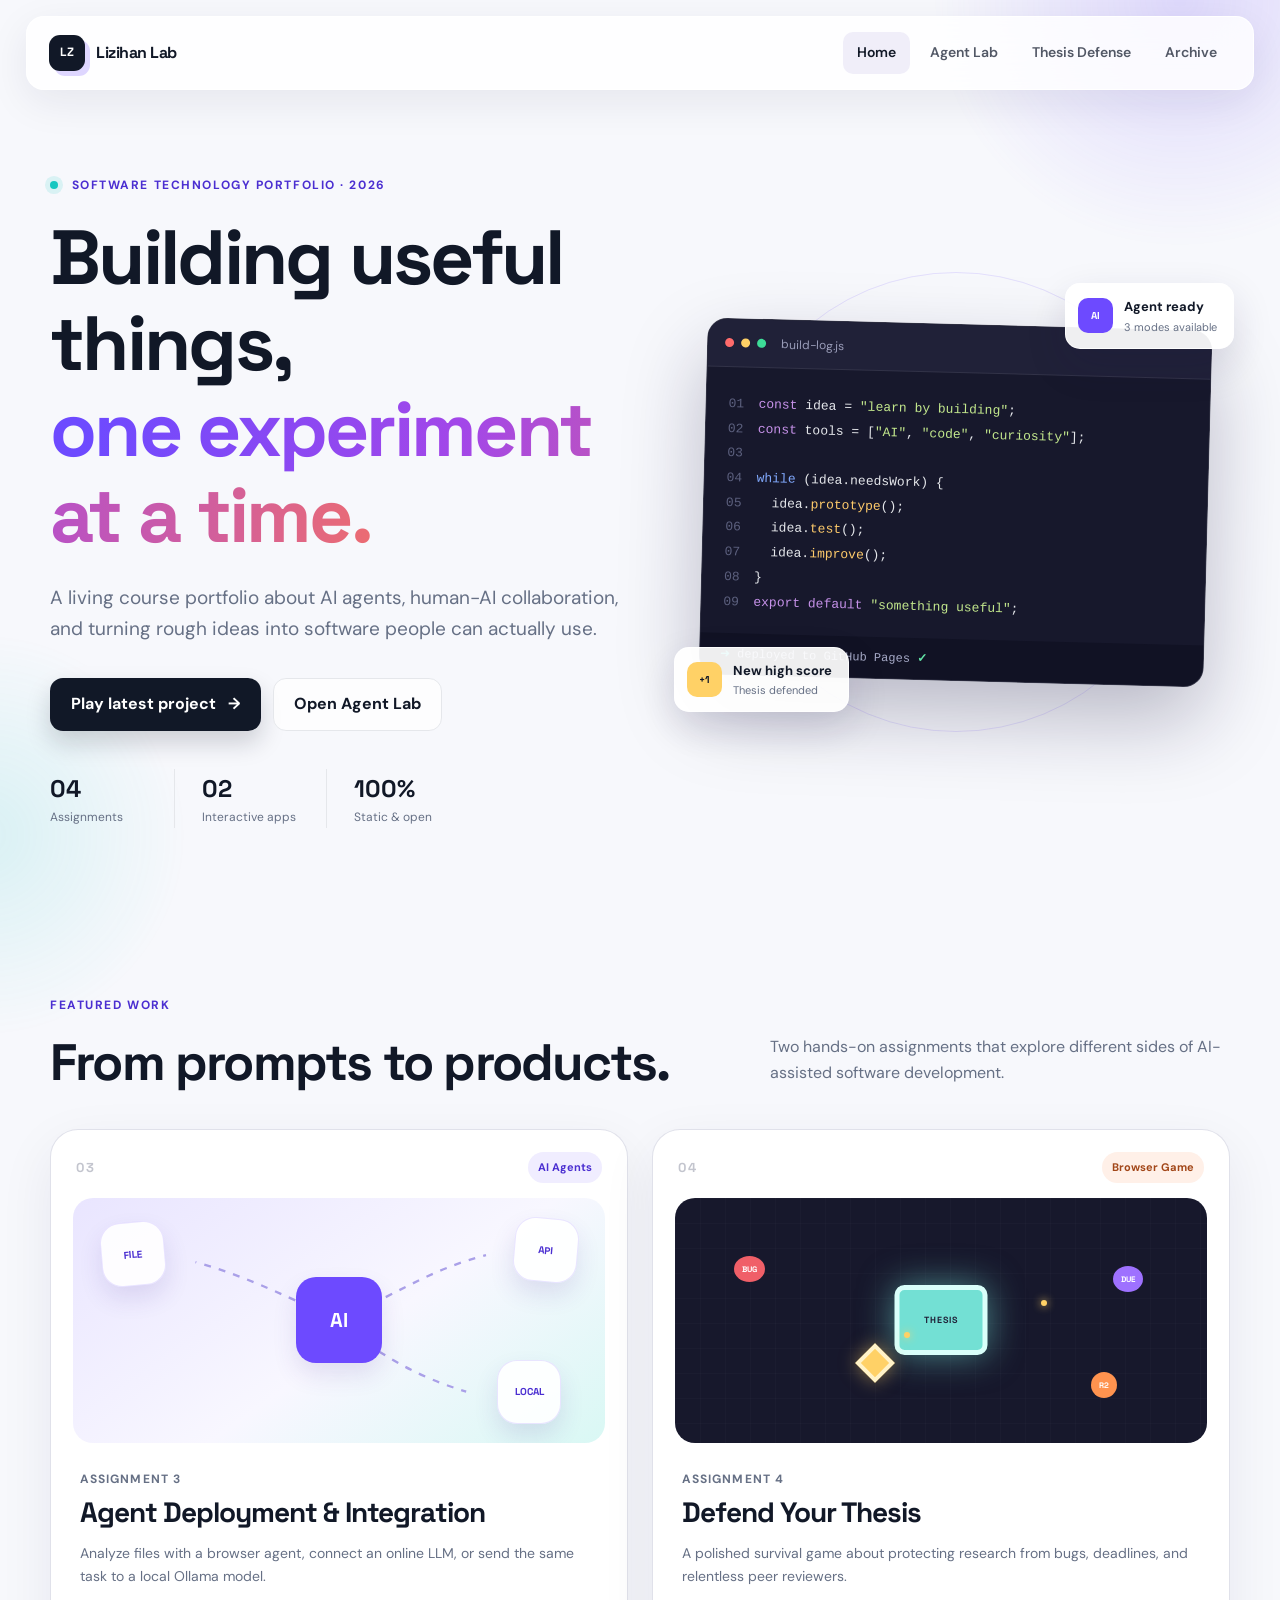
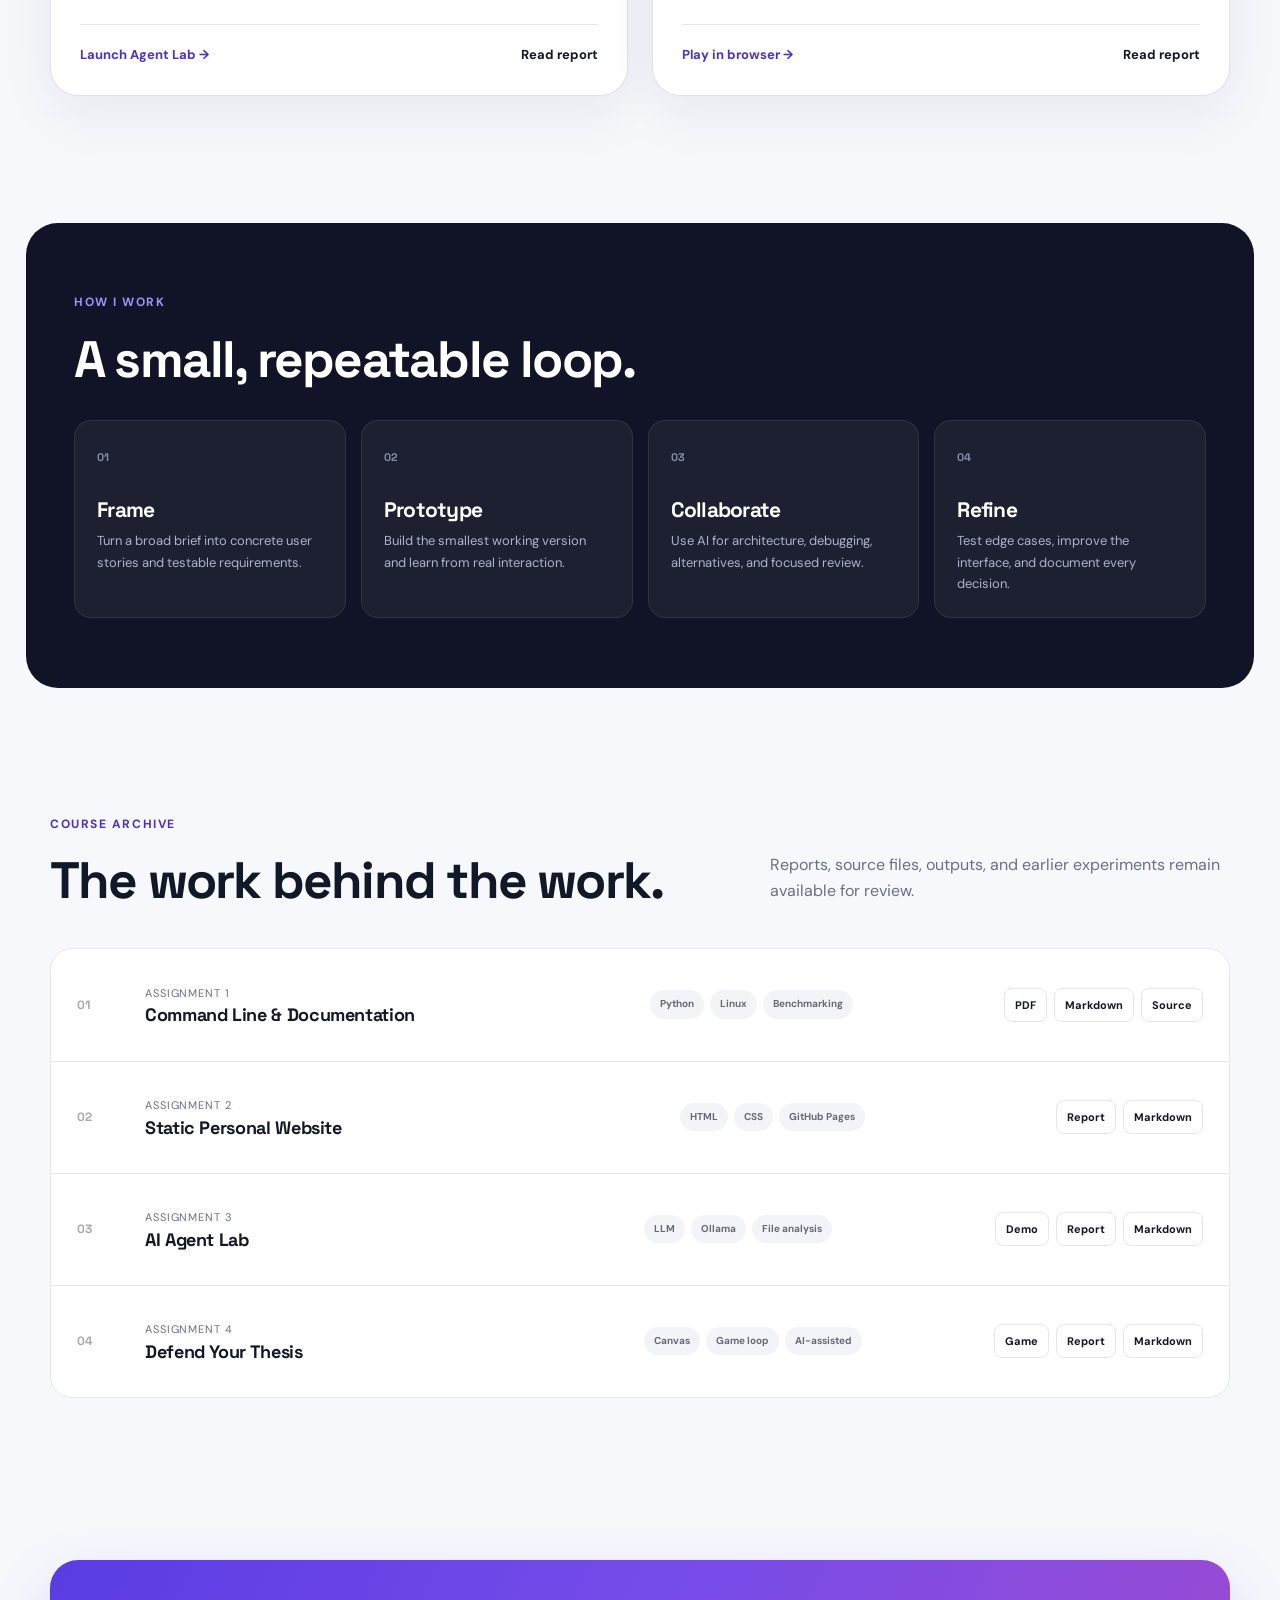
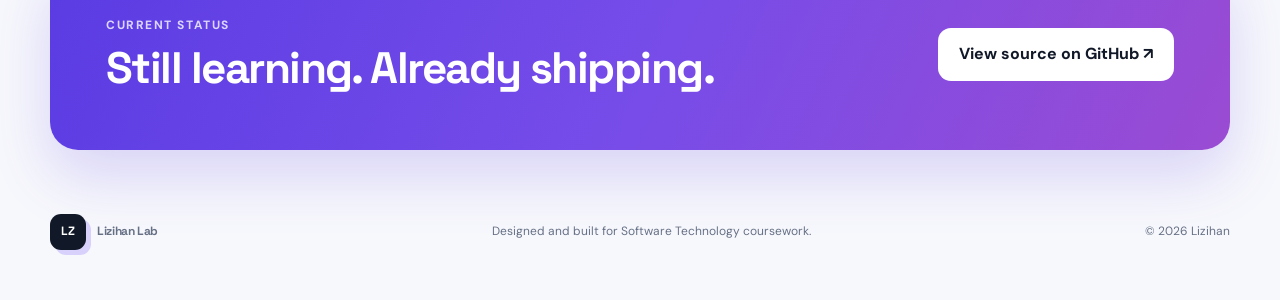
<file: index.html>
<!DOCTYPE html>
<html lang="en">
<head>
    <meta charset="UTF-8">
    <meta name="viewport" content="width=device-width, initial-scale=1">
    <meta http-equiv="Cache-Control" content="no-cache, no-store, must-revalidate">
    <meta http-equiv="Pragma" content="no-cache">
    <meta http-equiv="Expires" content="0">
    <meta name="description" content="Lizihan's Software Technology course portfolio, featuring AI agents, an interactive browser game, and technical reports.">
    <title>Lizihan | Software Technology Lab</title>
    <link rel="preconnect" href="https://fonts.googleapis.com">
    <link rel="preconnect" href="https://fonts.gstatic.com" crossorigin>
    <link href="https://fonts.googleapis.com/css2?family=DM+Sans:wght@400;500;600;700&family=Space+Grotesk:wght@500;600;700&display=swap" rel="stylesheet">
    <link rel="stylesheet" href="style.css">
    <script src="site.js" defer></script>
</head>
<body>
    <div class="page-glow page-glow-one" aria-hidden="true"></div>
    <div class="page-glow page-glow-two" aria-hidden="true"></div>

    <header class="site-header">
        <a class="brand" href="index.html" aria-label="Lizihan home">
            <span class="brand-mark">LZ</span>
            <span>Lizihan Lab</span>
        </a>
        <button class="nav-toggle" type="button" aria-expanded="false" aria-controls="site-nav">
            <span></span><span></span><span></span>
            <span class="sr-only">Toggle navigation</span>
        </button>
        <nav id="site-nav" class="site-nav" aria-label="Main navigation">
            <a class="active" href="index.html">Home</a>
            <a href="agent-lab.html">Agent Lab</a>
            <a href="thesis-defense.html">Thesis Defense</a>
            <a href="#archive">Archive</a>
        </nav>
    </header>

    <main>
        <section class="hero shell">
            <div class="hero-copy" data-reveal>
                <p class="eyebrow"><span class="status-dot"></span> Software Technology Portfolio · 2026</p>
                <h1>Building useful things,<br><span>one experiment at a time.</span></h1>
                <p class="hero-lead">
                    A living course portfolio about AI agents, human-AI collaboration,
                    and turning rough ideas into software people can actually use.
                </p>
                <div class="hero-actions">
                    <a class="button button-primary" href="thesis-defense.html">
                        Play latest project <span aria-hidden="true">→</span>
                    </a>
                    <a class="button button-secondary" href="agent-lab.html">Open Agent Lab</a>
                </div>
                <dl class="hero-stats" aria-label="Portfolio statistics">
                    <div><dt>04</dt><dd>Assignments</dd></div>
                    <div><dt>02</dt><dd>Interactive apps</dd></div>
                    <div><dt>100%</dt><dd>Static & open</dd></div>
                </dl>
            </div>

            <div class="hero-visual" data-reveal>
                <div class="orbit orbit-one" aria-hidden="true"></div>
                <div class="orbit orbit-two" aria-hidden="true"></div>
                <div class="code-window">
                    <div class="window-bar">
                        <span></span><span></span><span></span>
                        <p>build-log.js</p>
                    </div>
                    <div class="code-lines" aria-label="Decorative code sample">
                        <p><i>01</i><span class="code-purple">const</span> idea = <span class="code-green">"learn by building"</span>;</p>
                        <p><i>02</i><span class="code-purple">const</span> tools = [<span class="code-green">"AI"</span>, <span class="code-green">"code"</span>, <span class="code-green">"curiosity"</span>];</p>
                        <p><i>03</i></p>
                        <p><i>04</i><span class="code-blue">while</span> (idea.needsWork) {</p>
                        <p><i>05</i>&nbsp;&nbsp;idea.<span class="code-yellow">prototype</span>();</p>
                        <p><i>06</i>&nbsp;&nbsp;idea.<span class="code-yellow">test</span>();</p>
                        <p><i>07</i>&nbsp;&nbsp;idea.<span class="code-yellow">improve</span>();</p>
                        <p><i>08</i>}</p>
                        <p><i>09</i><span class="code-purple">export default</span> <span class="code-green">"something useful"</span>;</p>
                    </div>
                    <div class="terminal-line"><span>➜</span> deployed to GitHub Pages <b>✓</b></div>
                </div>
                <div class="float-card float-card-top">
                    <span class="mini-icon">AI</span>
                    <div><strong>Agent ready</strong><small>3 modes available</small></div>
                </div>
                <div class="float-card float-card-bottom">
                    <span class="mini-icon mini-icon-warm">+1</span>
                    <div><strong>New high score</strong><small>Thesis defended</small></div>
                </div>
            </div>
        </section>

        <section class="section shell" id="projects">
            <div class="section-heading" data-reveal>
                <div>
                    <p class="eyebrow">Featured work</p>
                    <h2>From prompts to products.</h2>
                </div>
                <p>Two hands-on assignments that explore different sides of AI-assisted software development.</p>
            </div>

            <div class="featured-grid">
                <article class="project-card project-card-agent" data-reveal>
                    <div class="project-topline">
                        <span class="project-number">03</span>
                        <span class="tag">AI Agents</span>
                    </div>
                    <div class="project-graphic agent-graphic" aria-hidden="true">
                        <div class="agent-node node-center">AI</div>
                        <div class="agent-node node-file">FILE</div>
                        <div class="agent-node node-web">API</div>
                        <div class="agent-node node-local">LOCAL</div>
                        <svg viewBox="0 0 400 210" role="presentation">
                            <path d="M198 104 C145 80, 120 67, 77 55"></path>
                            <path d="M205 102 C259 77, 280 61, 326 49"></path>
                            <path d="M202 110 C244 139, 267 153, 309 166"></path>
                        </svg>
                    </div>
                    <div class="project-copy">
                        <p class="project-kicker">Assignment 3</p>
                        <h3>Agent Deployment & Integration</h3>
                        <p>Analyze files with a browser agent, connect an online LLM, or send the same task to a local Ollama model.</p>
                        <div class="project-links">
                            <a href="agent-lab.html">Launch Agent Lab <span>→</span></a>
                            <a href="assignment3-report.html">Read report</a>
                        </div>
                    </div>
                </article>

                <article class="project-card project-card-game" data-reveal>
                    <div class="project-topline">
                        <span class="project-number">04</span>
                        <span class="tag tag-warm">Browser Game</span>
                    </div>
                    <div class="project-graphic game-graphic" aria-hidden="true">
                        <div class="pixel-grid"></div>
                        <div class="thesis-core-mini"><span>THESIS</span></div>
                        <div class="player-mini"></div>
                        <span class="enemy-mini enemy-one">BUG</span>
                        <span class="enemy-mini enemy-two">DUE</span>
                        <span class="enemy-mini enemy-three">R2</span>
                        <span class="shot-mini shot-one"></span>
                        <span class="shot-mini shot-two"></span>
                    </div>
                    <div class="project-copy">
                        <p class="project-kicker">Assignment 4</p>
                        <h3>Defend Your Thesis</h3>
                        <p>A polished survival game about protecting research from bugs, deadlines, and relentless peer reviewers.</p>
                        <div class="project-links">
                            <a href="thesis-defense.html">Play in browser <span>→</span></a>
                            <a href="assignment4-report.html">Read report</a>
                        </div>
                    </div>
                </article>
            </div>
        </section>

        <section class="section shell process-section">
            <div class="section-heading compact" data-reveal>
                <div>
                    <p class="eyebrow">How I work</p>
                    <h2>A small, repeatable loop.</h2>
                </div>
            </div>
            <div class="process-grid">
                <article data-reveal><span>01</span><h3>Frame</h3><p>Turn a broad brief into concrete user stories and testable requirements.</p></article>
                <article data-reveal><span>02</span><h3>Prototype</h3><p>Build the smallest working version and learn from real interaction.</p></article>
                <article data-reveal><span>03</span><h3>Collaborate</h3><p>Use AI for architecture, debugging, alternatives, and focused review.</p></article>
                <article data-reveal><span>04</span><h3>Refine</h3><p>Test edge cases, improve the interface, and document every decision.</p></article>
            </div>
        </section>

        <section class="section shell" id="archive">
            <div class="section-heading" data-reveal>
                <div>
                    <p class="eyebrow">Course archive</p>
                    <h2>The work behind the work.</h2>
                </div>
                <p>Reports, source files, outputs, and earlier experiments remain available for review.</p>
            </div>
            <div class="archive-list" data-reveal>
                <article>
                    <div class="archive-index">01</div>
                    <div><p>Assignment 1</p><h3>Command Line & Documentation</h3></div>
                    <div class="archive-tags"><span>Python</span><span>Linux</span><span>Benchmarking</span></div>
                    <div class="archive-actions">
                        <a href="report.pdf">PDF</a>
                        <a href="https://github.com/lizihanFly/lizihanFly.github.io/blob/main/report.md" target="_blank" rel="noreferrer">Markdown</a>
                        <a href="matmul.py">Source</a>
                    </div>
                </article>
                <article>
                    <div class="archive-index">02</div>
                    <div><p>Assignment 2</p><h3>Static Personal Website</h3></div>
                    <div class="archive-tags"><span>HTML</span><span>CSS</span><span>GitHub Pages</span></div>
                    <div class="archive-actions">
                        <a href="homework2_report.html">Report</a>
                        <a href="https://github.com/lizihanFly/lizihanFly.github.io/blob/main/homework2_report.md" target="_blank" rel="noreferrer">Markdown</a>
                    </div>
                </article>
                <article>
                    <div class="archive-index">03</div>
                    <div><p>Assignment 3</p><h3>AI Agent Lab</h3></div>
                    <div class="archive-tags"><span>LLM</span><span>Ollama</span><span>File analysis</span></div>
                    <div class="archive-actions">
                        <a href="agent-lab.html">Demo</a>
                        <a href="assignment3-report.html">Report</a>
                        <a href="https://github.com/lizihanFly/lizihanFly.github.io/blob/main/assignment3-report.md" target="_blank" rel="noreferrer">Markdown</a>
                    </div>
                </article>
                <article>
                    <div class="archive-index">04</div>
                    <div><p>Assignment 4</p><h3>Defend Your Thesis</h3></div>
                    <div class="archive-tags"><span>Canvas</span><span>Game loop</span><span>AI-assisted</span></div>
                    <div class="archive-actions">
                        <a href="thesis-defense.html">Game</a>
                        <a href="assignment4-report.html">Report</a>
                        <a href="https://github.com/lizihanFly/lizihanFly.github.io/blob/main/assignment4-report.md" target="_blank" rel="noreferrer">Markdown</a>
                    </div>
                </article>
            </div>
        </section>

        <section class="cta-section shell" data-reveal>
            <div>
                <p class="eyebrow">Current status</p>
                <h2>Still learning. Already shipping.</h2>
            </div>
            <a class="button button-light" href="https://github.com/lizihanFly/lizihanFly.github.io" target="_blank" rel="noreferrer">View source on GitHub ↗</a>
        </section>
    </main>

    <footer class="site-footer shell">
        <a class="brand" href="index.html"><span class="brand-mark">LZ</span><span>Lizihan Lab</span></a>
        <p>Designed and built for Software Technology coursework.</p>
        <p>© <span data-year>2026</span> Lizihan</p>
    </footer>
</body>
</html>
</file>
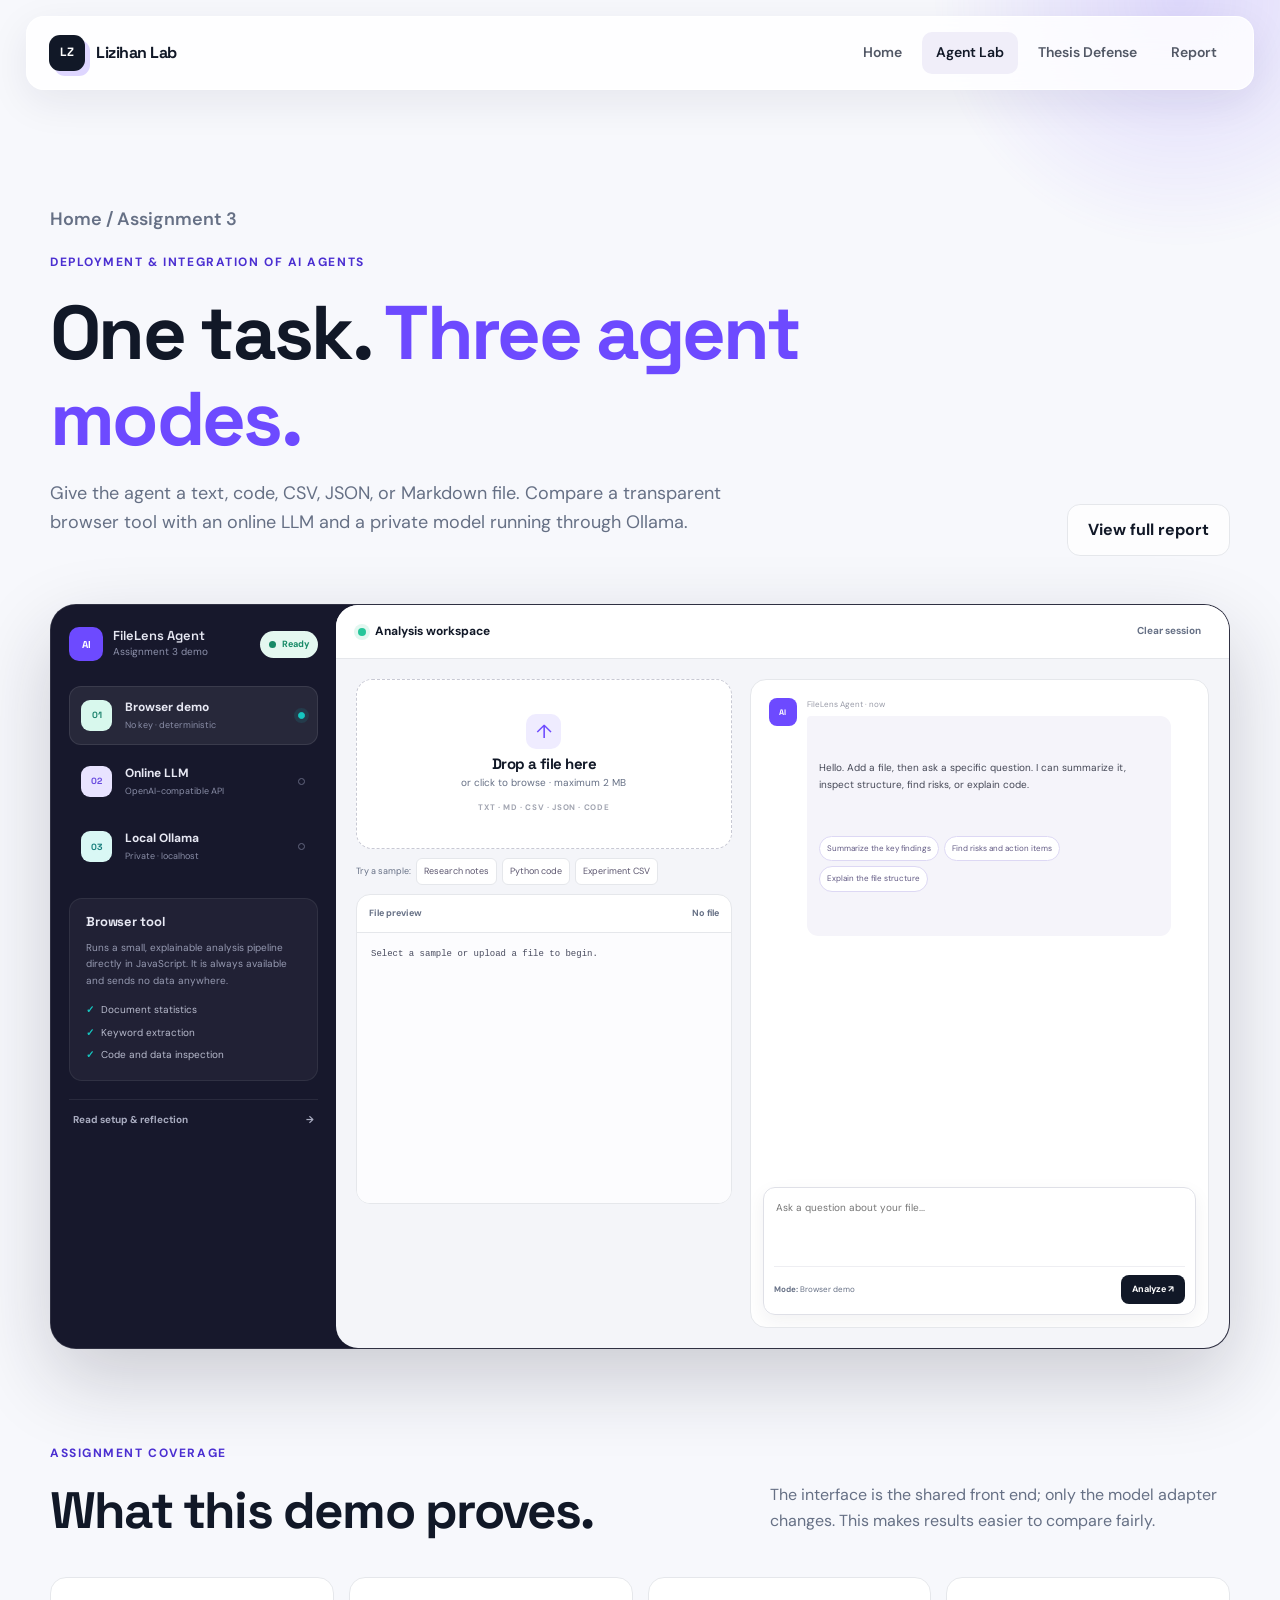
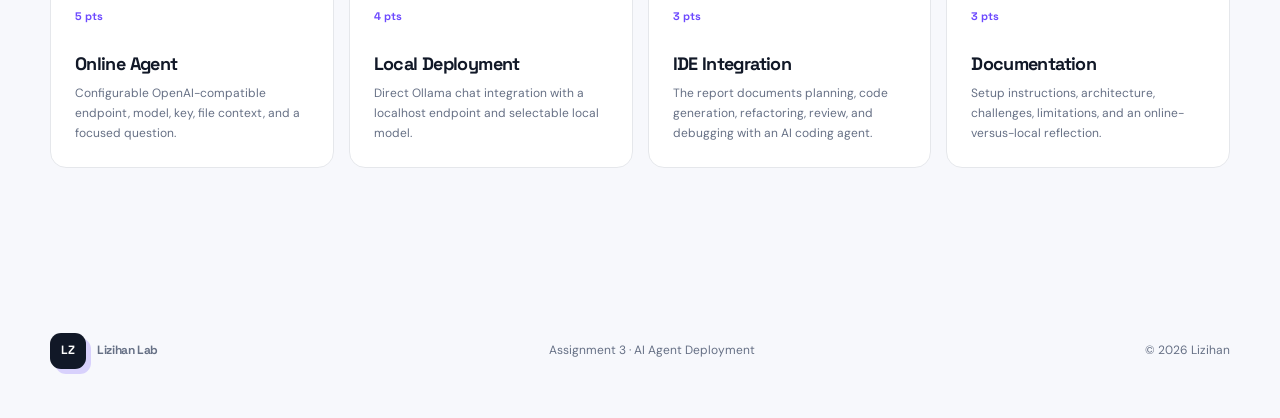
<file: agent-lab.html>
<!DOCTYPE html>
<html lang="en">
<head>
    <meta charset="UTF-8">
    <meta name="viewport" content="width=device-width, initial-scale=1">
    <meta name="description" content="An interactive file-analysis agent supporting browser demo, online LLM, and local Ollama modes.">
    <title>Agent Lab | Lizihan</title>
    <link rel="preconnect" href="https://fonts.googleapis.com">
    <link rel="preconnect" href="https://fonts.gstatic.com" crossorigin>
    <link href="https://fonts.googleapis.com/css2?family=DM+Sans:wght@400;500;600;700&family=Space+Grotesk:wght@500;600;700&display=swap" rel="stylesheet">
    <link rel="stylesheet" href="style.css">
    <link rel="stylesheet" href="agent-lab.css">
    <script src="site.js" defer></script>
    <script src="agent-lab.js" defer></script>
</head>
<body>
    <div class="page-glow page-glow-one" aria-hidden="true"></div>
    <header class="site-header">
        <a class="brand" href="index.html"><span class="brand-mark">LZ</span><span>Lizihan Lab</span></a>
        <button class="nav-toggle" type="button" aria-expanded="false" aria-controls="site-nav">
            <span></span><span></span><span></span><span class="sr-only">Toggle navigation</span>
        </button>
        <nav id="site-nav" class="site-nav" aria-label="Main navigation">
            <a href="index.html">Home</a>
            <a class="active" href="agent-lab.html">Agent Lab</a>
            <a href="thesis-defense.html">Thesis Defense</a>
            <a href="assignment3-report.html">Report</a>
        </nav>
    </header>

    <main class="inner-main">
        <section class="inner-hero shell" data-reveal>
            <div>
                <p class="breadcrumb"><a href="index.html">Home</a> / Assignment 3</p>
                <p class="eyebrow">Deployment & Integration of AI Agents</p>
                <h1>One task. <span>Three agent modes.</span></h1>
                <p>Give the agent a text, code, CSV, JSON, or Markdown file. Compare a transparent browser tool with an online LLM and a private model running through Ollama.</p>
            </div>
            <a class="button button-secondary" href="assignment3-report.html">View full report</a>
        </section>

        <section class="agent-shell shell" data-reveal>
            <aside class="agent-sidebar">
                <div class="sidebar-title">
                    <div>
                        <span class="agent-logo">AI</span>
                        <div><strong>FileLens Agent</strong><small>Assignment 3 demo</small></div>
                    </div>
                    <span id="agent-status" class="chip status-pill ready">Ready</span>
                </div>

                <div class="mode-picker" role="radiogroup" aria-label="Agent mode">
                    <label class="mode-option active">
                        <input type="radio" name="provider" value="demo" checked>
                        <span class="mode-icon">01</span>
                        <span><strong>Browser demo</strong><small>No key · deterministic</small></span>
                        <i></i>
                    </label>
                    <label class="mode-option">
                        <input type="radio" name="provider" value="online">
                        <span class="mode-icon purple">02</span>
                        <span><strong>Online LLM</strong><small>OpenAI-compatible API</small></span>
                        <i></i>
                    </label>
                    <label class="mode-option">
                        <input type="radio" name="provider" value="ollama">
                        <span class="mode-icon teal">03</span>
                        <span><strong>Local Ollama</strong><small>Private · localhost</small></span>
                        <i></i>
                    </label>
                </div>

                <div class="settings-panel" data-settings="demo">
                    <h3>Browser tool</h3>
                    <p>Runs a small, explainable analysis pipeline directly in JavaScript. It is always available and sends no data anywhere.</p>
                    <ul class="check-list">
                        <li>Document statistics</li>
                        <li>Keyword extraction</li>
                        <li>Code and data inspection</li>
                    </ul>
                </div>

                <div class="settings-panel hidden" data-settings="online">
                    <h3>Online connection</h3>
                    <div class="field">
                        <label for="online-endpoint">API endpoint</label>
                        <input id="online-endpoint" type="url" value="https://api.deepseek.com/chat/completions" spellcheck="false">
                    </div>
                    <div class="field">
                        <label for="online-model">Model</label>
                        <input id="online-model" value="deepseek-chat" spellcheck="false">
                    </div>
                    <div class="field">
                        <label for="online-key">API key</label>
                        <input id="online-key" type="password" placeholder="Stored in memory only" autocomplete="off">
                    </div>
                    <button class="mini-button" type="button" data-test="online">Test connection</button>
                    <p class="privacy-note">Never commit keys to GitHub. Some providers block direct browser requests with CORS.</p>
                </div>

                <div class="settings-panel hidden" data-settings="ollama">
                    <h3>Ollama connection</h3>
                    <div class="field">
                        <label for="ollama-endpoint">Local endpoint</label>
                        <input id="ollama-endpoint" type="url" value="http://localhost:11434/api/chat" spellcheck="false">
                    </div>
                    <div class="field">
                        <label for="ollama-model">Local model</label>
                        <input id="ollama-model" value="qwen2.5:3b" spellcheck="false">
                    </div>
                    <button class="mini-button" type="button" data-test="ollama">Test connection</button>
                    <p class="privacy-note">Start Ollama first. For this hosted page, allow the site origin with <code>OLLAMA_ORIGINS</code>.</p>
                </div>

                <a class="sidebar-report-link" href="assignment3-report.html">
                    <span>Read setup & reflection</span><b>→</b>
                </a>
            </aside>

            <div class="agent-workspace">
                <div class="workspace-toolbar">
                    <div>
                        <span class="toolbar-dot"></span>
                        <strong>Analysis workspace</strong>
                    </div>
                    <button id="clear-session" class="text-button" type="button">Clear session</button>
                </div>

                <div class="workspace-grid">
                    <section class="file-column">
                        <div id="drop-zone" class="drop-zone" tabindex="0" role="button" aria-label="Upload a file">
                            <input id="file-input" type="file" accept=".txt,.md,.csv,.json,.py,.js,.html,.css,.xml,.log" hidden>
                            <div class="upload-icon" aria-hidden="true">↑</div>
                            <h2>Drop a file here</h2>
                            <p>or click to browse · maximum 2 MB</p>
                            <span>TXT · MD · CSV · JSON · CODE</span>
                        </div>

                        <div class="sample-row">
                            <span>Try a sample:</span>
                            <button type="button" data-sample="research">Research notes</button>
                            <button type="button" data-sample="code">Python code</button>
                            <button type="button" data-sample="csv">Experiment CSV</button>
                        </div>

                        <div id="file-card" class="file-card hidden">
                            <div class="file-badge" id="file-badge">TXT</div>
                            <div><strong id="file-name">sample.txt</strong><small id="file-meta">0 KB · 0 lines</small></div>
                            <button id="remove-file" type="button" aria-label="Remove file">×</button>
                        </div>

                        <div class="preview-card">
                            <div class="preview-head"><span>File preview</span><span id="preview-count">No file</span></div>
                            <pre id="file-preview">Select a sample or upload a file to begin.</pre>
                        </div>
                    </section>

                    <section class="chat-column">
                        <div id="conversation" class="conversation" aria-live="polite">
                            <div class="message agent-message">
                                <span class="message-avatar">AI</span>
                                <div>
                                    <p class="message-meta">FileLens Agent · now</p>
                                    <div class="message-body">
                                        <p>Hello. Add a file, then ask a specific question. I can summarize it, inspect structure, find risks, or explain code.</p>
                                        <div class="suggestion-chips">
                                            <button type="button">Summarize the key findings</button>
                                            <button type="button">Find risks and action items</button>
                                            <button type="button">Explain the file structure</button>
                                        </div>
                                    </div>
                                </div>
                            </div>
                        </div>

                        <form id="agent-form" class="prompt-box">
                            <label class="sr-only" for="question">Ask a question about the file</label>
                            <textarea id="question" rows="3" placeholder="Ask a question about your file..." required></textarea>
                            <div class="prompt-footer">
                                <span id="mode-label"><b>Mode:</b> Browser demo</span>
                                <button id="run-agent" class="send-button" type="submit">Analyze <span>↗</span></button>
                            </div>
                        </form>
                    </section>
                </div>
            </div>
        </section>

        <section class="evidence-section shell">
            <div class="section-heading" data-reveal>
                <div><p class="eyebrow">Assignment coverage</p><h2>What this demo proves.</h2></div>
                <p>The interface is the shared front end; only the model adapter changes. This makes results easier to compare fairly.</p>
            </div>
            <div class="evidence-grid">
                <article data-reveal><span>5 pts</span><h3>Online Agent</h3><p>Configurable OpenAI-compatible endpoint, model, key, file context, and a focused question.</p></article>
                <article data-reveal><span>4 pts</span><h3>Local Deployment</h3><p>Direct Ollama chat integration with a localhost endpoint and selectable local model.</p></article>
                <article data-reveal><span>3 pts</span><h3>IDE Integration</h3><p>The report documents planning, code generation, refactoring, review, and debugging with an AI coding agent.</p></article>
                <article data-reveal><span>3 pts</span><h3>Documentation</h3><p>Setup instructions, architecture, challenges, limitations, and an online-versus-local reflection.</p></article>
            </div>
        </section>
    </main>

    <footer class="site-footer shell">
        <a class="brand" href="index.html"><span class="brand-mark">LZ</span><span>Lizihan Lab</span></a>
        <p>Assignment 3 · AI Agent Deployment</p>
        <p>© <span data-year>2026</span> Lizihan</p>
    </footer>
</body>
</html>
</file>
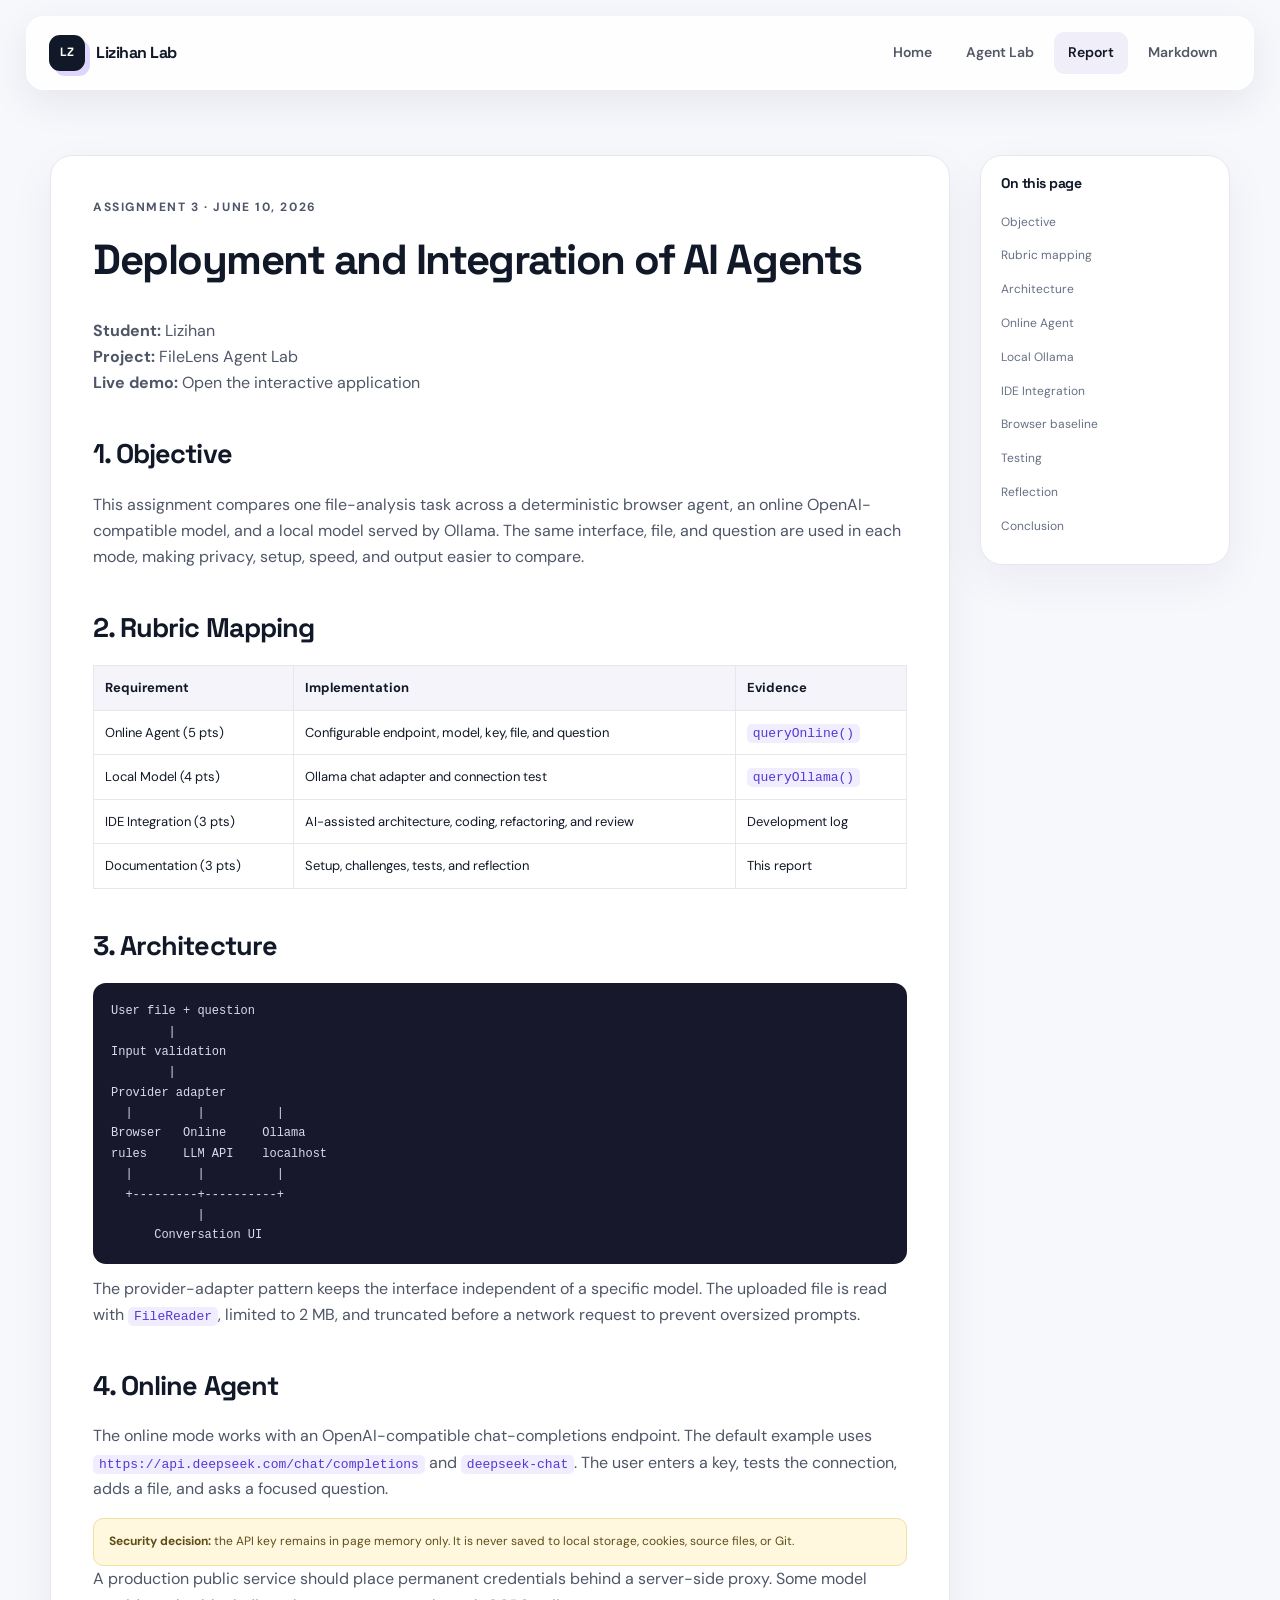
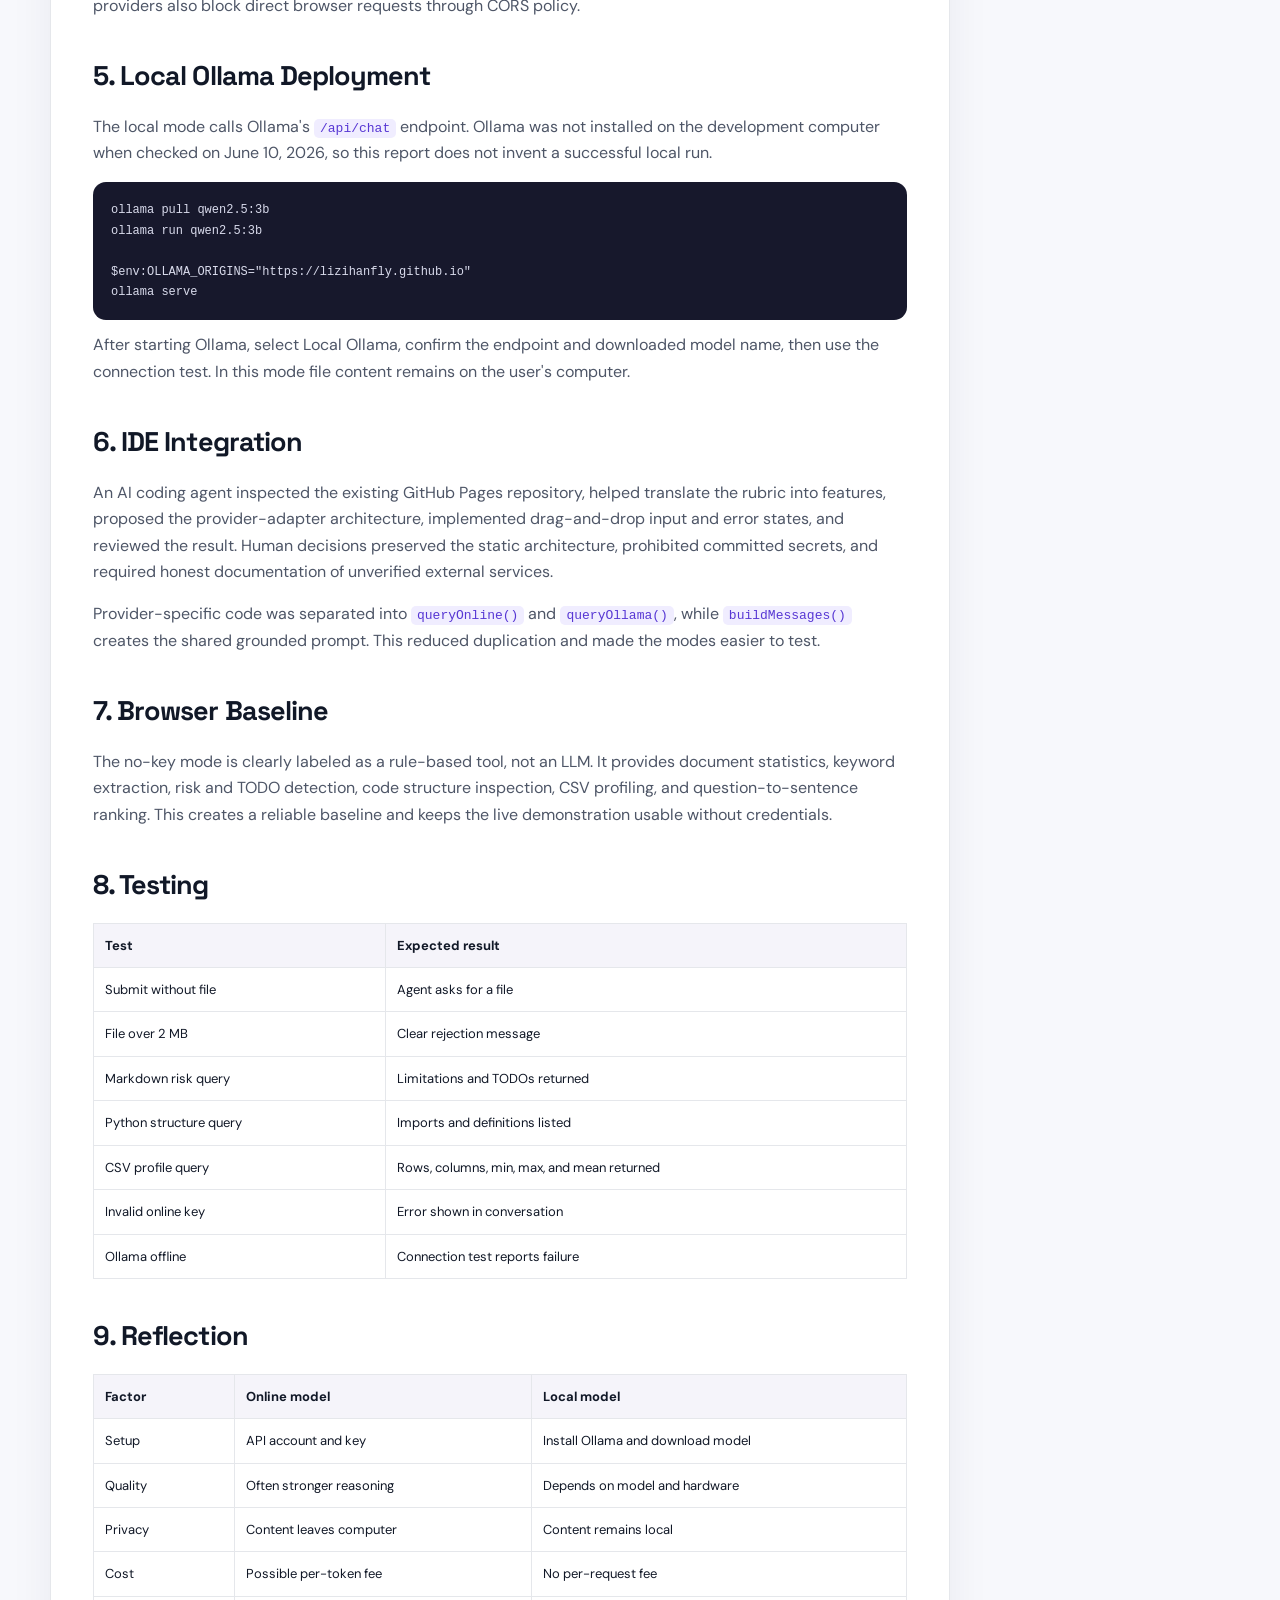
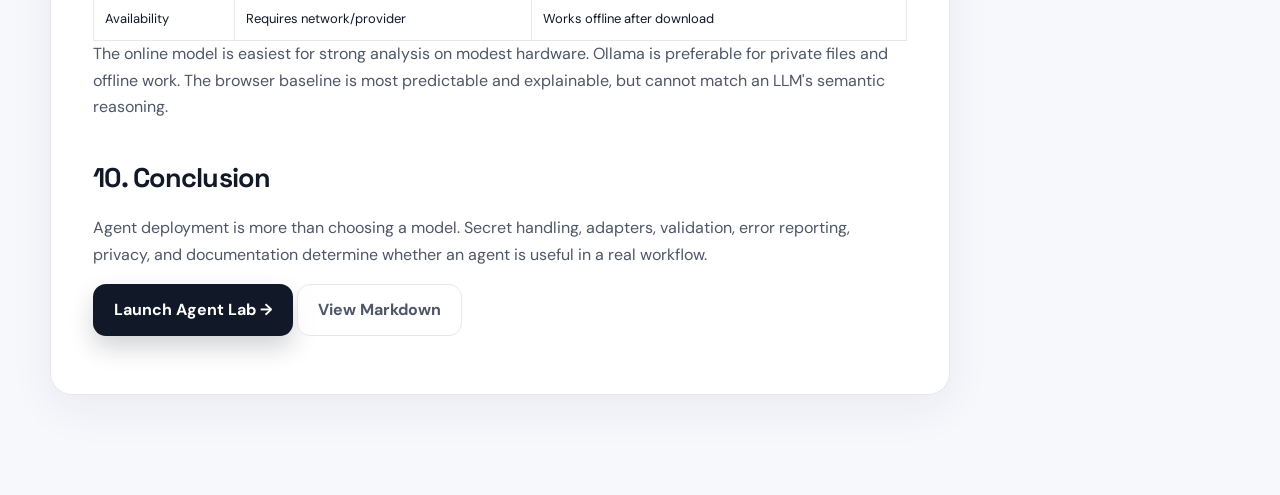
<file: assignment3-report.html>
<!DOCTYPE html>
<html lang="en">
<head>
    <meta charset="UTF-8">
    <meta name="viewport" content="width=device-width, initial-scale=1">
    <meta http-equiv="Cache-Control" content="no-cache, no-store, must-revalidate">
    <meta http-equiv="Pragma" content="no-cache">
    <meta http-equiv="Expires" content="0">
    <title>Assignment 3 Report | Lizihan</title>
    <link rel="preconnect" href="https://fonts.googleapis.com">
    <link rel="preconnect" href="https://fonts.gstatic.com" crossorigin>
    <link href="https://fonts.googleapis.com/css2?family=DM+Sans:wght@400;500;600;700&family=Space+Grotesk:wght@500;600;700&display=swap" rel="stylesheet">
    <link rel="stylesheet" href="style.css">
    <script src="site.js" defer></script>
</head>
<body>
    <header class="site-header">
        <a class="brand" href="index.html"><span class="brand-mark">LZ</span><span>Lizihan Lab</span></a>
        <button class="nav-toggle" type="button" aria-expanded="false" aria-controls="site-nav"><span></span><span></span><span></span><span class="sr-only">Toggle navigation</span></button>
        <nav id="site-nav" class="site-nav"><a href="index.html">Home</a><a href="agent-lab.html">Agent Lab</a><a class="active" href="assignment3-report.html">Report</a><a href="https://github.com/lizihanFly/lizihanFly.github.io/blob/main/assignment3-report.md" target="_blank" rel="noreferrer">Markdown</a></nav>
    </header>
    <main class="inner-main shell">
        <div class="doc-layout">
            <article class="panel doc-article">
                <p class="eyebrow">Assignment 3 · June 10, 2026</p>
                <h1>Deployment and Integration of AI Agents</h1>
                <p><strong>Student:</strong> Lizihan<br><strong>Project:</strong> FileLens Agent Lab<br><strong>Live demo:</strong> <a href="agent-lab.html">Open the interactive application</a></p>

                <h2 id="objective">1. Objective</h2>
                <p>This assignment compares one file-analysis task across a deterministic browser agent, an online OpenAI-compatible model, and a local model served by Ollama. The same interface, file, and question are used in each mode, making privacy, setup, speed, and output easier to compare.</p>

                <h2 id="mapping">2. Rubric Mapping</h2>
                <table>
                    <thead><tr><th>Requirement</th><th>Implementation</th><th>Evidence</th></tr></thead>
                    <tbody>
                        <tr><td>Online Agent (5 pts)</td><td>Configurable endpoint, model, key, file, and question</td><td><code>queryOnline()</code></td></tr>
                        <tr><td>Local Model (4 pts)</td><td>Ollama chat adapter and connection test</td><td><code>queryOllama()</code></td></tr>
                        <tr><td>IDE Integration (3 pts)</td><td>AI-assisted architecture, coding, refactoring, and review</td><td>Development log</td></tr>
                        <tr><td>Documentation (3 pts)</td><td>Setup, challenges, tests, and reflection</td><td>This report</td></tr>
                    </tbody>
                </table>

                <h2 id="architecture">3. Architecture</h2>
                <pre>User file + question
        |
Input validation
        |
Provider adapter
  |         |          |
Browser   Online     Ollama
rules     LLM API    localhost
  |         |          |
  +---------+----------+
            |
      Conversation UI</pre>
                <p>The provider-adapter pattern keeps the interface independent of a specific model. The uploaded file is read with <code>FileReader</code>, limited to 2 MB, and truncated before a network request to prevent oversized prompts.</p>

                <h2 id="online">4. Online Agent</h2>
                <p>The online mode works with an OpenAI-compatible chat-completions endpoint. The default example uses <code>https://api.deepseek.com/chat/completions</code> and <code>deepseek-chat</code>. The user enters a key, tests the connection, adds a file, and asks a focused question.</p>
                <div class="notice"><strong>Security decision:</strong> the API key remains in page memory only. It is never saved to local storage, cookies, source files, or Git.</div>
                <p>A production public service should place permanent credentials behind a server-side proxy. Some model providers also block direct browser requests through CORS policy.</p>

                <h2 id="ollama">5. Local Ollama Deployment</h2>
                <p>The local mode calls Ollama's <code>/api/chat</code> endpoint. Ollama was not installed on the development computer when checked on June 10, 2026, so this report does not invent a successful local run.</p>
                <pre>ollama pull qwen2.5:3b
ollama run qwen2.5:3b

$env:OLLAMA_ORIGINS="https://lizihanfly.github.io"
ollama serve</pre>
                <p>After starting Ollama, select Local Ollama, confirm the endpoint and downloaded model name, then use the connection test. In this mode file content remains on the user's computer.</p>

                <h2 id="ide">6. IDE Integration</h2>
                <p>An AI coding agent inspected the existing GitHub Pages repository, helped translate the rubric into features, proposed the provider-adapter architecture, implemented drag-and-drop input and error states, and reviewed the result. Human decisions preserved the static architecture, prohibited committed secrets, and required honest documentation of unverified external services.</p>
                <p>Provider-specific code was separated into <code>queryOnline()</code> and <code>queryOllama()</code>, while <code>buildMessages()</code> creates the shared grounded prompt. This reduced duplication and made the modes easier to test.</p>

                <h2 id="browser">7. Browser Baseline</h2>
                <p>The no-key mode is clearly labeled as a rule-based tool, not an LLM. It provides document statistics, keyword extraction, risk and TODO detection, code structure inspection, CSV profiling, and question-to-sentence ranking. This creates a reliable baseline and keeps the live demonstration usable without credentials.</p>

                <h2 id="tests">8. Testing</h2>
                <table>
                    <thead><tr><th>Test</th><th>Expected result</th></tr></thead>
                    <tbody>
                        <tr><td>Submit without file</td><td>Agent asks for a file</td></tr>
                        <tr><td>File over 2 MB</td><td>Clear rejection message</td></tr>
                        <tr><td>Markdown risk query</td><td>Limitations and TODOs returned</td></tr>
                        <tr><td>Python structure query</td><td>Imports and definitions listed</td></tr>
                        <tr><td>CSV profile query</td><td>Rows, columns, min, max, and mean returned</td></tr>
                        <tr><td>Invalid online key</td><td>Error shown in conversation</td></tr>
                        <tr><td>Ollama offline</td><td>Connection test reports failure</td></tr>
                    </tbody>
                </table>

                <h2 id="reflection">9. Reflection</h2>
                <table>
                    <thead><tr><th>Factor</th><th>Online model</th><th>Local model</th></tr></thead>
                    <tbody>
                        <tr><td>Setup</td><td>API account and key</td><td>Install Ollama and download model</td></tr>
                        <tr><td>Quality</td><td>Often stronger reasoning</td><td>Depends on model and hardware</td></tr>
                        <tr><td>Privacy</td><td>Content leaves computer</td><td>Content remains local</td></tr>
                        <tr><td>Cost</td><td>Possible per-token fee</td><td>No per-request fee</td></tr>
                        <tr><td>Availability</td><td>Requires network/provider</td><td>Works offline after download</td></tr>
                    </tbody>
                </table>
                <p>The online model is easiest for strong analysis on modest hardware. Ollama is preferable for private files and offline work. The browser baseline is most predictable and explainable, but cannot match an LLM's semantic reasoning.</p>

                <h2 id="conclusion">10. Conclusion</h2>
                <p>Agent deployment is more than choosing a model. Secret handling, adapters, validation, error reporting, privacy, and documentation determine whether an agent is useful in a real workflow.</p>
                <p><a class="button button-primary" href="agent-lab.html">Launch Agent Lab →</a> <a class="button button-secondary" href="https://github.com/lizihanFly/lizihanFly.github.io/blob/main/assignment3-report.md" target="_blank" rel="noreferrer">View Markdown</a></p>
            </article>
            <aside class="panel doc-nav">
                <h3>On this page</h3>
                <a href="#objective">Objective</a><a href="#mapping">Rubric mapping</a><a href="#architecture">Architecture</a><a href="#online">Online Agent</a><a href="#ollama">Local Ollama</a><a href="#ide">IDE Integration</a><a href="#browser">Browser baseline</a><a href="#tests">Testing</a><a href="#reflection">Reflection</a><a href="#conclusion">Conclusion</a>
            </aside>
        </div>
    </main>
</body>
</html>
</file>
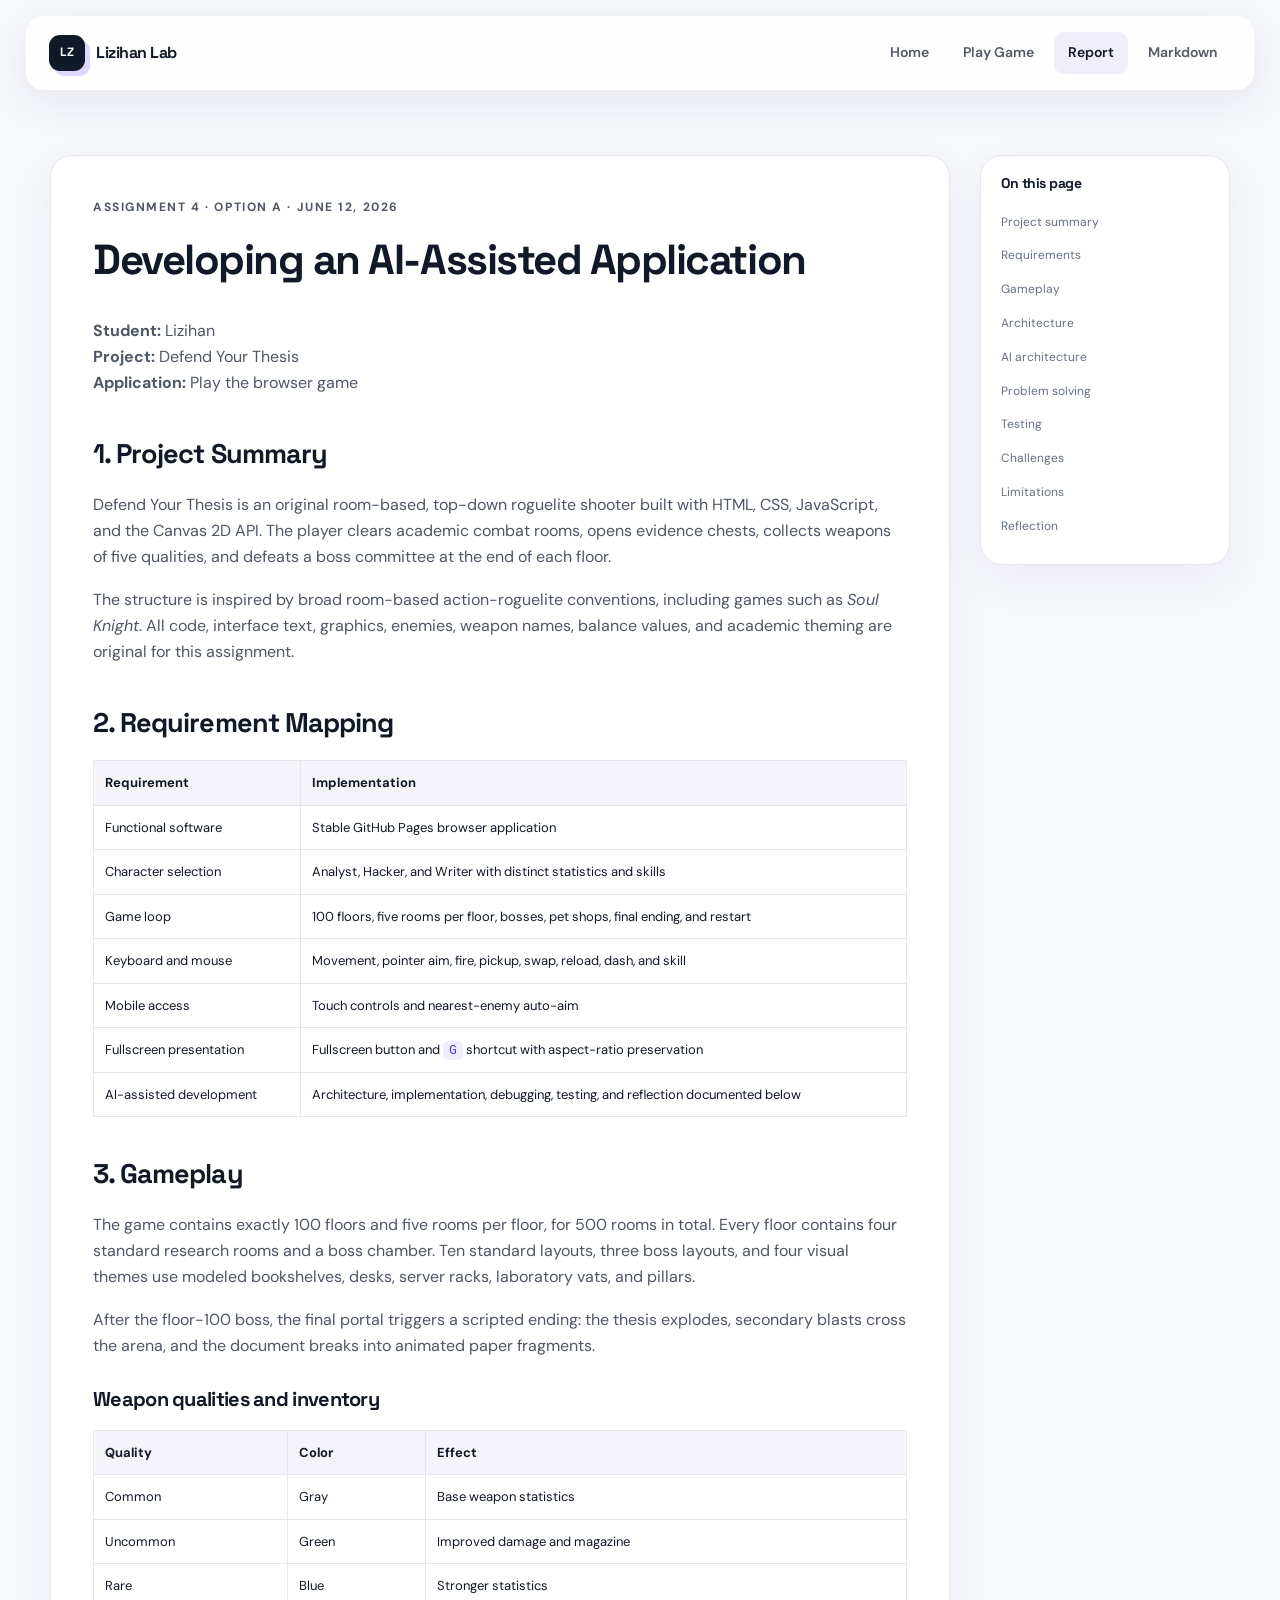
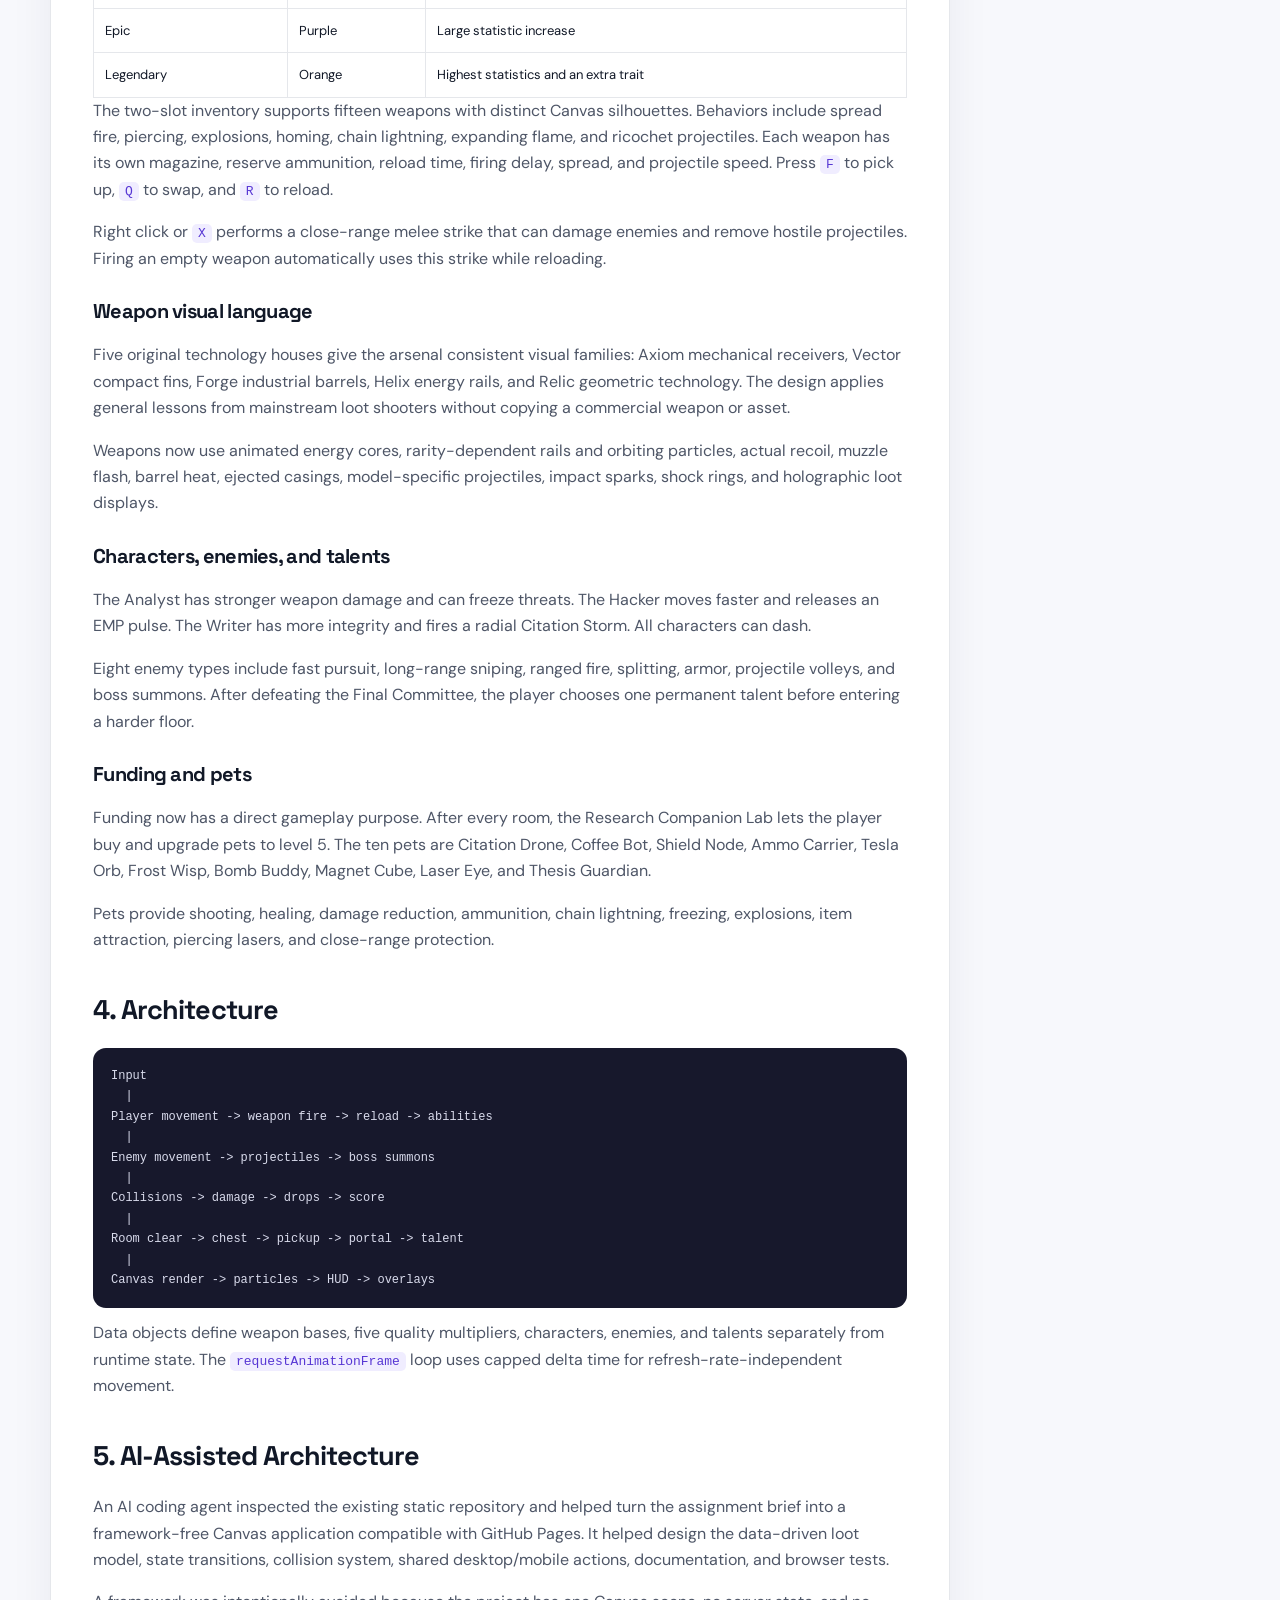
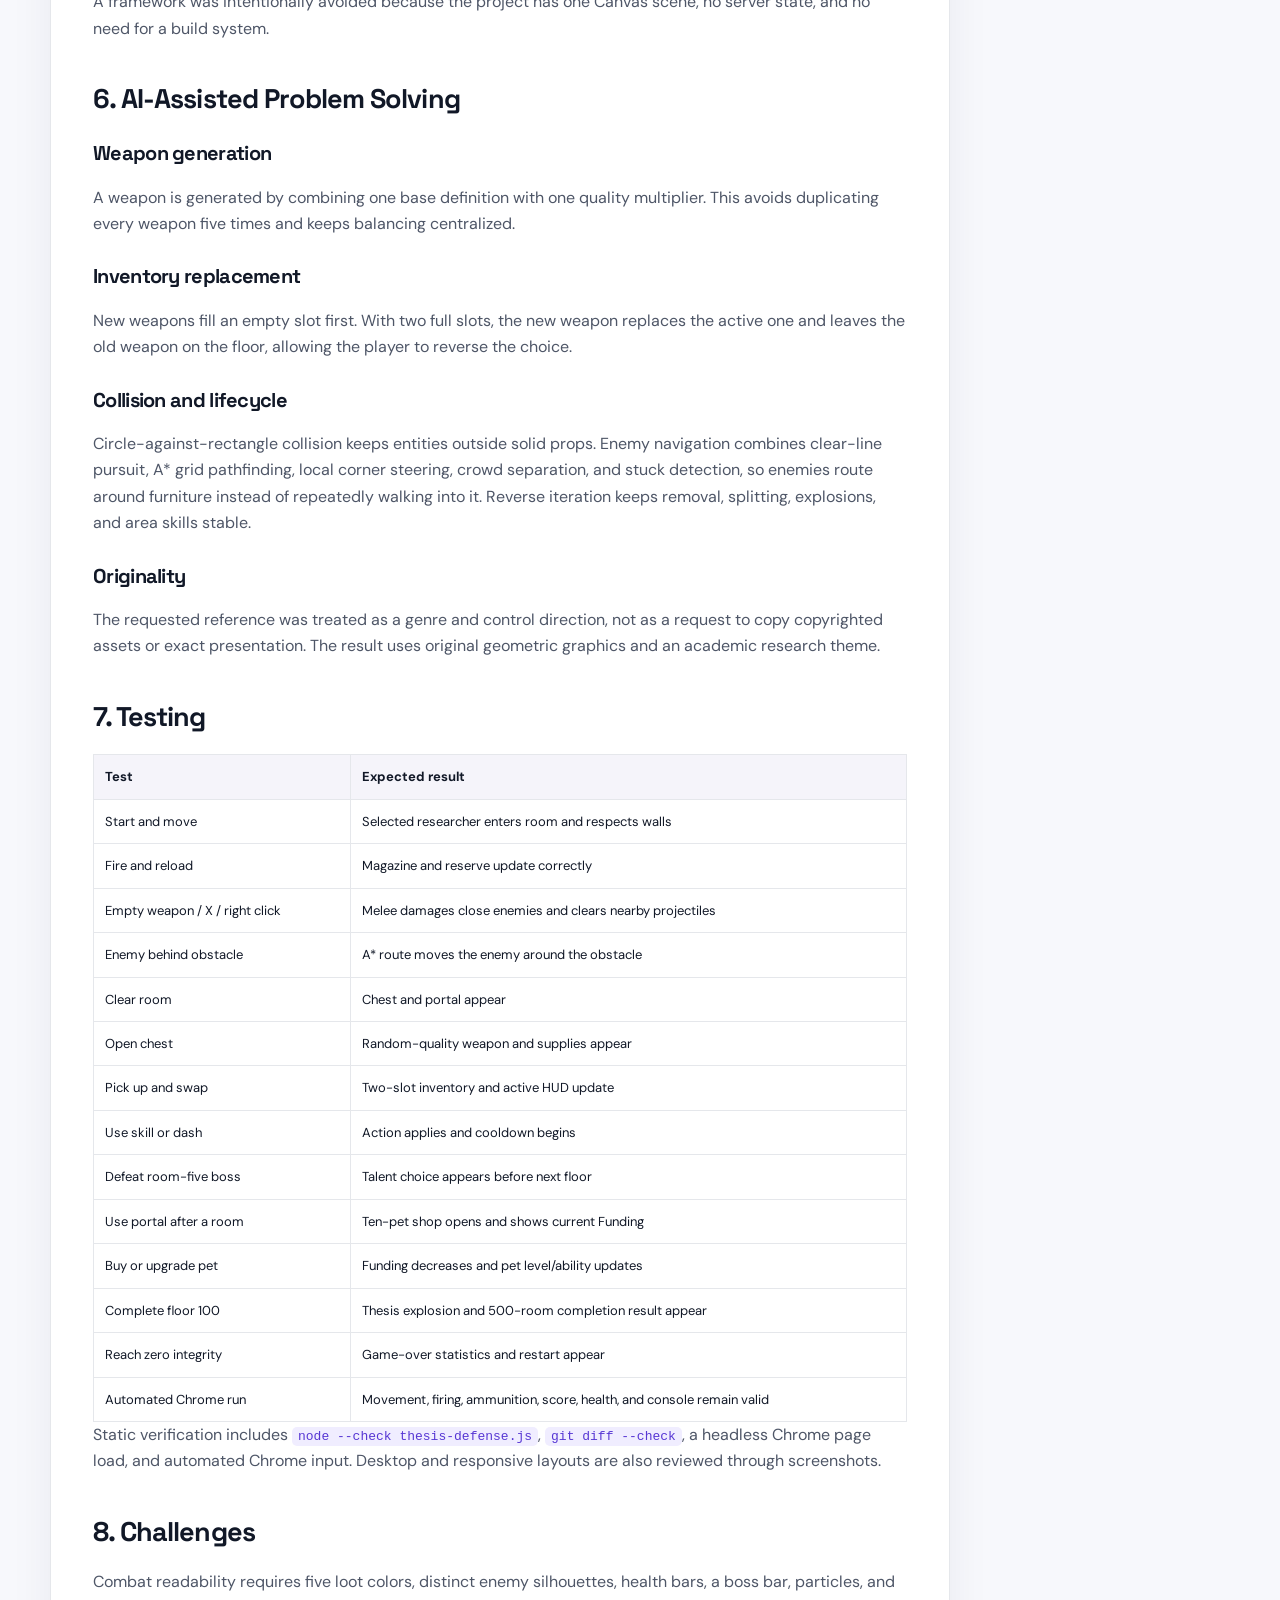
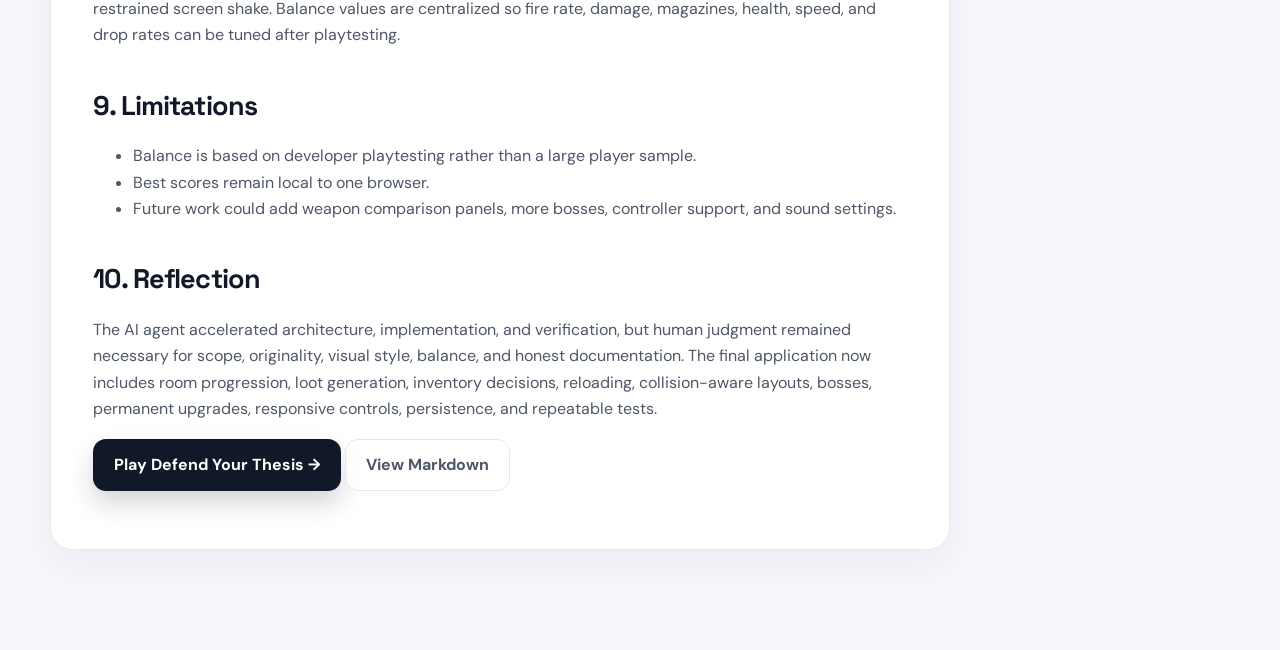
<file: assignment4-report.html>
<!doctype html>
<html lang="en">
<head>
  <meta charset="utf-8">
  <meta name="viewport" content="width=device-width, initial-scale=1">
  <meta name="description" content="Assignment 4 report for Defend Your Thesis, an AI-assisted room-based browser game.">
  <title>Assignment 4 Report | Lizihan</title>
  <link rel="preconnect" href="https://fonts.googleapis.com">
  <link rel="preconnect" href="https://fonts.gstatic.com" crossorigin>
  <link href="https://fonts.googleapis.com/css2?family=DM+Sans:wght@400;500;600;700&family=Space+Grotesk:wght@500;600;700&display=swap" rel="stylesheet">
  <link rel="stylesheet" href="style.css">
  <script src="site.js" defer></script>
</head>
<body>
  <header class="site-header">
    <a class="brand" href="index.html"><span class="brand-mark">LZ</span><span>Lizihan Lab</span></a>
    <button class="nav-toggle" type="button" aria-expanded="false" aria-controls="site-nav"><span></span><span></span><span></span><span class="sr-only">Toggle navigation</span></button>
    <nav id="site-nav" class="site-nav">
      <a href="index.html">Home</a>
      <a href="thesis-defense.html">Play Game</a>
      <a class="active" href="assignment4-report.html">Report</a>
      <a href="https://github.com/lizihanFly/lizihanFly.github.io/blob/main/assignment4-report.md" target="_blank" rel="noreferrer">Markdown</a>
    </nav>
  </header>

  <main class="inner-main shell">
    <div class="doc-layout">
      <article class="panel doc-article">
        <p class="eyebrow">Assignment 4 &middot; Option A &middot; June 12, 2026</p>
        <h1>Developing an AI-Assisted Application</h1>
        <p><strong>Student:</strong> Lizihan<br><strong>Project:</strong> Defend Your Thesis<br><strong>Application:</strong> <a href="thesis-defense.html">Play the browser game</a></p>

        <h2 id="summary">1. Project Summary</h2>
        <p>Defend Your Thesis is an original room-based, top-down roguelite shooter built with HTML, CSS, JavaScript, and the Canvas 2D API. The player clears academic combat rooms, opens evidence chests, collects weapons of five qualities, and defeats a boss committee at the end of each floor.</p>
        <p>The structure is inspired by broad room-based action-roguelite conventions, including games such as <em>Soul Knight</em>. All code, interface text, graphics, enemies, weapon names, balance values, and academic theming are original for this assignment.</p>

        <h2 id="requirements">2. Requirement Mapping</h2>
        <table>
          <thead><tr><th>Requirement</th><th>Implementation</th></tr></thead>
          <tbody>
            <tr><td>Functional software</td><td>Stable GitHub Pages browser application</td></tr>
            <tr><td>Character selection</td><td>Analyst, Hacker, and Writer with distinct statistics and skills</td></tr>
            <tr><td>Game loop</td><td>100 floors, five rooms per floor, bosses, pet shops, final ending, and restart</td></tr>
            <tr><td>Keyboard and mouse</td><td>Movement, pointer aim, fire, pickup, swap, reload, dash, and skill</td></tr>
            <tr><td>Mobile access</td><td>Touch controls and nearest-enemy auto-aim</td></tr>
            <tr><td>Fullscreen presentation</td><td>Fullscreen button and <code>G</code> shortcut with aspect-ratio preservation</td></tr>
            <tr><td>AI-assisted development</td><td>Architecture, implementation, debugging, testing, and reflection documented below</td></tr>
          </tbody>
        </table>

        <h2 id="gameplay">3. Gameplay</h2>
        <p>The game contains exactly 100 floors and five rooms per floor, for 500 rooms in total. Every floor contains four standard research rooms and a boss chamber. Ten standard layouts, three boss layouts, and four visual themes use modeled bookshelves, desks, server racks, laboratory vats, and pillars.</p>
        <p>After the floor-100 boss, the final portal triggers a scripted ending: the thesis explodes, secondary blasts cross the arena, and the document breaks into animated paper fragments.</p>

        <h3>Weapon qualities and inventory</h3>
        <table>
          <thead><tr><th>Quality</th><th>Color</th><th>Effect</th></tr></thead>
          <tbody>
            <tr><td>Common</td><td>Gray</td><td>Base weapon statistics</td></tr>
            <tr><td>Uncommon</td><td>Green</td><td>Improved damage and magazine</td></tr>
            <tr><td>Rare</td><td>Blue</td><td>Stronger statistics</td></tr>
            <tr><td>Epic</td><td>Purple</td><td>Large statistic increase</td></tr>
            <tr><td>Legendary</td><td>Orange</td><td>Highest statistics and an extra trait</td></tr>
          </tbody>
        </table>
        <p>The two-slot inventory supports fifteen weapons with distinct Canvas silhouettes. Behaviors include spread fire, piercing, explosions, homing, chain lightning, expanding flame, and ricochet projectiles. Each weapon has its own magazine, reserve ammunition, reload time, firing delay, spread, and projectile speed. Press <code>F</code> to pick up, <code>Q</code> to swap, and <code>R</code> to reload.</p>
        <p>Right click or <code>X</code> performs a close-range melee strike that can damage enemies and remove hostile projectiles. Firing an empty weapon automatically uses this strike while reloading.</p>
        <h3>Weapon visual language</h3>
        <p>Five original technology houses give the arsenal consistent visual families: Axiom mechanical receivers, Vector compact fins, Forge industrial barrels, Helix energy rails, and Relic geometric technology. The design applies general lessons from mainstream loot shooters without copying a commercial weapon or asset.</p>
        <p>Weapons now use animated energy cores, rarity-dependent rails and orbiting particles, actual recoil, muzzle flash, barrel heat, ejected casings, model-specific projectiles, impact sparks, shock rings, and holographic loot displays.</p>

        <h3>Characters, enemies, and talents</h3>
        <p>The Analyst has stronger weapon damage and can freeze threats. The Hacker moves faster and releases an EMP pulse. The Writer has more integrity and fires a radial Citation Storm. All characters can dash.</p>
        <p>Eight enemy types include fast pursuit, long-range sniping, ranged fire, splitting, armor, projectile volleys, and boss summons. After defeating the Final Committee, the player chooses one permanent talent before entering a harder floor.</p>
        <h3>Funding and pets</h3>
        <p>Funding now has a direct gameplay purpose. After every room, the Research Companion Lab lets the player buy and upgrade pets to level 5. The ten pets are Citation Drone, Coffee Bot, Shield Node, Ammo Carrier, Tesla Orb, Frost Wisp, Bomb Buddy, Magnet Cube, Laser Eye, and Thesis Guardian.</p>
        <p>Pets provide shooting, healing, damage reduction, ammunition, chain lightning, freezing, explosions, item attraction, piercing lasers, and close-range protection.</p>

        <h2 id="architecture">4. Architecture</h2>
        <pre>Input
  |
Player movement -> weapon fire -> reload -> abilities
  |
Enemy movement -> projectiles -> boss summons
  |
Collisions -> damage -> drops -> score
  |
Room clear -> chest -> pickup -> portal -> talent
  |
Canvas render -> particles -> HUD -> overlays</pre>
        <p>Data objects define weapon bases, five quality multipliers, characters, enemies, and talents separately from runtime state. The <code>requestAnimationFrame</code> loop uses capped delta time for refresh-rate-independent movement.</p>

        <h2 id="ai">5. AI-Assisted Architecture</h2>
        <p>An AI coding agent inspected the existing static repository and helped turn the assignment brief into a framework-free Canvas application compatible with GitHub Pages. It helped design the data-driven loot model, state transitions, collision system, shared desktop/mobile actions, documentation, and browser tests.</p>
        <p>A framework was intentionally avoided because the project has one Canvas scene, no server state, and no need for a build system.</p>

        <h2 id="problems">6. AI-Assisted Problem Solving</h2>
        <h3>Weapon generation</h3>
        <p>A weapon is generated by combining one base definition with one quality multiplier. This avoids duplicating every weapon five times and keeps balancing centralized.</p>
        <h3>Inventory replacement</h3>
        <p>New weapons fill an empty slot first. With two full slots, the new weapon replaces the active one and leaves the old weapon on the floor, allowing the player to reverse the choice.</p>
        <h3>Collision and lifecycle</h3>
        <p>Circle-against-rectangle collision keeps entities outside solid props. Enemy navigation combines clear-line pursuit, A* grid pathfinding, local corner steering, crowd separation, and stuck detection, so enemies route around furniture instead of repeatedly walking into it. Reverse iteration keeps removal, splitting, explosions, and area skills stable.</p>
        <h3>Originality</h3>
        <p>The requested reference was treated as a genre and control direction, not as a request to copy copyrighted assets or exact presentation. The result uses original geometric graphics and an academic research theme.</p>

        <h2 id="tests">7. Testing</h2>
        <table>
          <thead><tr><th>Test</th><th>Expected result</th></tr></thead>
          <tbody>
            <tr><td>Start and move</td><td>Selected researcher enters room and respects walls</td></tr>
            <tr><td>Fire and reload</td><td>Magazine and reserve update correctly</td></tr>
            <tr><td>Empty weapon / X / right click</td><td>Melee damages close enemies and clears nearby projectiles</td></tr>
            <tr><td>Enemy behind obstacle</td><td>A* route moves the enemy around the obstacle</td></tr>
            <tr><td>Clear room</td><td>Chest and portal appear</td></tr>
            <tr><td>Open chest</td><td>Random-quality weapon and supplies appear</td></tr>
            <tr><td>Pick up and swap</td><td>Two-slot inventory and active HUD update</td></tr>
            <tr><td>Use skill or dash</td><td>Action applies and cooldown begins</td></tr>
            <tr><td>Defeat room-five boss</td><td>Talent choice appears before next floor</td></tr>
            <tr><td>Use portal after a room</td><td>Ten-pet shop opens and shows current Funding</td></tr>
            <tr><td>Buy or upgrade pet</td><td>Funding decreases and pet level/ability updates</td></tr>
            <tr><td>Complete floor 100</td><td>Thesis explosion and 500-room completion result appear</td></tr>
            <tr><td>Reach zero integrity</td><td>Game-over statistics and restart appear</td></tr>
            <tr><td>Automated Chrome run</td><td>Movement, firing, ammunition, score, health, and console remain valid</td></tr>
          </tbody>
        </table>
        <p>Static verification includes <code>node --check thesis-defense.js</code>, <code>git diff --check</code>, a headless Chrome page load, and automated Chrome input. Desktop and responsive layouts are also reviewed through screenshots.</p>

        <h2 id="challenges">8. Challenges</h2>
        <p>Combat readability requires five loot colors, distinct enemy silhouettes, health bars, a boss bar, particles, and restrained screen shake. Balance values are centralized so fire rate, damage, magazines, health, speed, and drop rates can be tuned after playtesting.</p>

        <h2 id="limitations">9. Limitations</h2>
        <ul>
          <li>Balance is based on developer playtesting rather than a large player sample.</li>
          <li>Best scores remain local to one browser.</li>
          <li>Future work could add weapon comparison panels, more bosses, controller support, and sound settings.</li>
        </ul>

        <h2 id="reflection">10. Reflection</h2>
        <p>The AI agent accelerated architecture, implementation, and verification, but human judgment remained necessary for scope, originality, visual style, balance, and honest documentation. The final application now includes room progression, loot generation, inventory decisions, reloading, collision-aware layouts, bosses, permanent upgrades, responsive controls, persistence, and repeatable tests.</p>
        <p><a class="button button-primary" href="thesis-defense.html">Play Defend Your Thesis &rarr;</a> <a class="button button-secondary" href="https://github.com/lizihanFly/lizihanFly.github.io/blob/main/assignment4-report.md" target="_blank" rel="noreferrer">View Markdown</a></p>
      </article>

      <aside class="panel doc-nav">
        <h3>On this page</h3>
        <a href="#summary">Project summary</a>
        <a href="#requirements">Requirements</a>
        <a href="#gameplay">Gameplay</a>
        <a href="#architecture">Architecture</a>
        <a href="#ai">AI architecture</a>
        <a href="#problems">Problem solving</a>
        <a href="#tests">Testing</a>
        <a href="#challenges">Challenges</a>
        <a href="#limitations">Limitations</a>
        <a href="#reflection">Reflection</a>
      </aside>
    </div>
  </main>
</body>
</html>
</file>
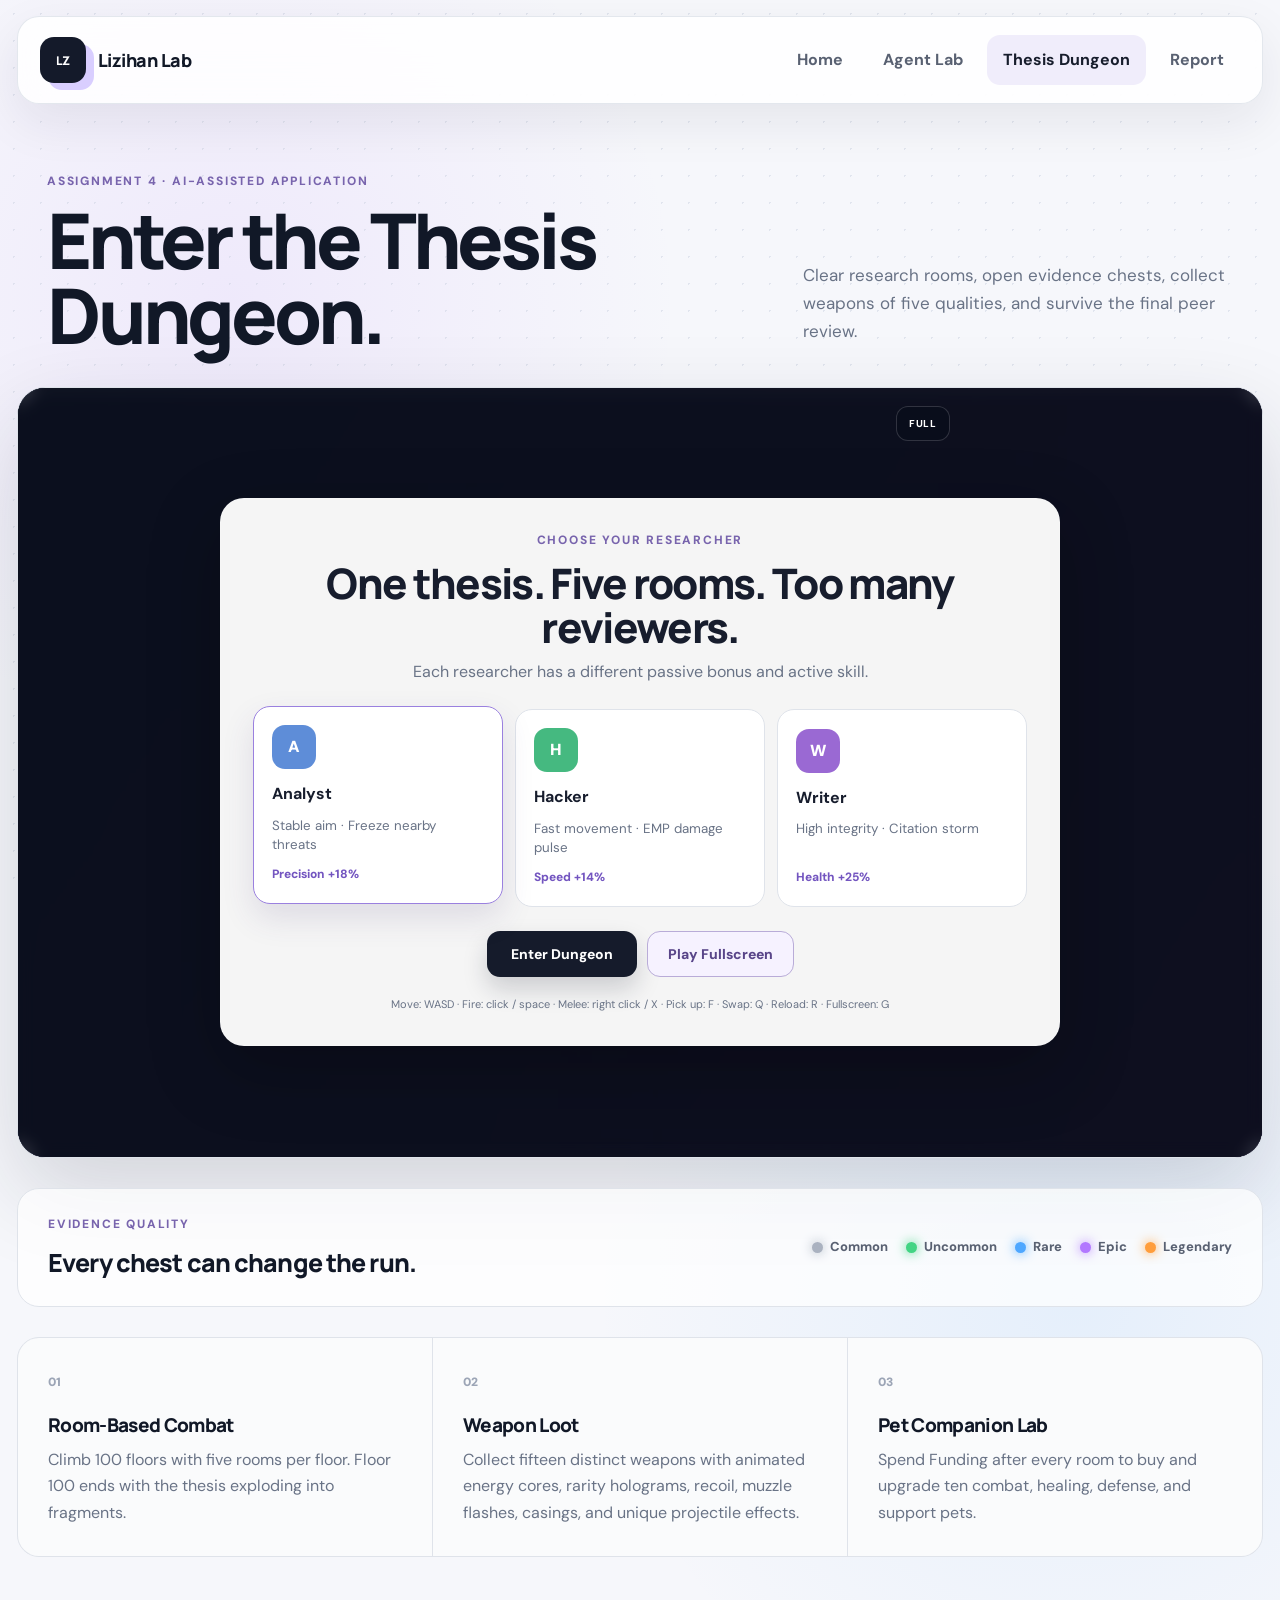
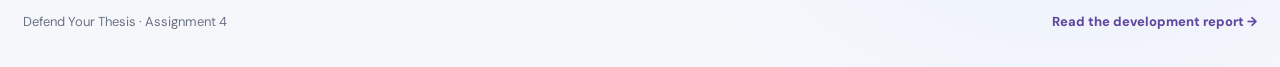
<file: thesis-defense.html>
<!doctype html>
<html lang="en">
<head>
  <meta charset="utf-8">
  <meta name="viewport" content="width=device-width, initial-scale=1">
  <meta name="description" content="Defend Your Thesis: a room-based academic roguelite with weapon loot, bosses, and permanent upgrades.">
  <title>Defend Your Thesis | Lizihan Lab</title>
  <link rel="preconnect" href="https://fonts.googleapis.com">
  <link rel="preconnect" href="https://fonts.gstatic.com" crossorigin>
  <link href="https://fonts.googleapis.com/css2?family=DM+Sans:wght@400;500;600;700&family=Manrope:wght@600;700;800&display=swap" rel="stylesheet">
  <link rel="stylesheet" href="style.css">
  <link rel="stylesheet" href="thesis-defense.css">
</head>
<body class="game-page">
  <div class="game-shell">
    <header class="game-topbar">
      <a class="brand" href="index.html" aria-label="Back to homepage">
        <span class="brand-mark">LZ</span>
        <span>Lizihan Lab</span>
      </a>
      <nav class="game-nav" aria-label="Game navigation">
        <a href="index.html">Home</a>
        <a href="agent-lab.html">Agent Lab</a>
        <a class="active" href="thesis-defense.html">Thesis Dungeon</a>
        <a href="assignment4-report.html">Report</a>
      </nav>
    </header>

    <main>
      <section class="game-intro">
        <div>
          <p class="eyebrow">Assignment 4 &middot; AI-Assisted Application</p>
          <h1>Enter the Thesis Dungeon.</h1>
        </div>
        <p>Clear research rooms, open evidence chests, collect weapons of five qualities, and survive the final peer review.</p>
      </section>

      <section class="arena-card" aria-label="Defend Your Thesis game">
        <div class="canvas-wrap" id="canvas-wrap">
          <button class="fullscreen-button" id="fullscreen-button" type="button" aria-label="Enter fullscreen" title="Fullscreen (G)">FULL</button>
          <div class="game-stage" id="game-stage">
            <canvas id="game-canvas" width="1100" height="680" aria-label="Top-down thesis dungeon game"></canvas>

          <div class="game-hud" id="game-hud" hidden>
            <div class="hud-top">
              <div class="hud-chip"><span>Floor</span><strong id="floor-value">1</strong></div>
              <div class="hud-chip"><span>Room</span><strong id="room-value">1/5</strong></div>
              <div class="hud-chip"><span>Score</span><strong id="score-value">0</strong></div>
              <div class="hud-chip coin-chip"><span>Funding</span><strong id="coin-value">0</strong></div>
              <button class="pause-button" id="pause-button" type="button" aria-label="Pause game">II</button>
            </div>

            <div class="health-panel">
              <div class="health-copy">
                <span>Thesis Integrity</span>
                <strong id="health-value">100 / 100</strong>
              </div>
              <div class="health-track"><span id="health-fill"></span></div>
            </div>

            <div class="weapon-panel">
              <button class="weapon-slot active" id="weapon-slot-0" type="button" data-slot="0">
                <span class="slot-key">1</span>
                <span class="weapon-copy">
                  <small id="weapon-quality-0">Common</small>
                  <strong id="weapon-name-0">Research Pistol</strong>
                </span>
              </button>
              <button class="weapon-slot empty" id="weapon-slot-1" type="button" data-slot="1">
                <span class="slot-key">2</span>
                <span class="weapon-copy">
                  <small id="weapon-quality-1">Empty</small>
                  <strong id="weapon-name-1">Find a weapon</strong>
                </span>
              </button>
              <div class="ammo-block">
                <strong id="ammo-value">12 / 72</strong>
                <span id="reload-label">Ready</span>
              </div>
            </div>

            <div class="pet-hud" id="pet-hud">
              <span>Pets</span>
              <div id="pet-hud-list"><small>No pets</small></div>
            </div>

            <div class="ability-stack">
              <div class="ability-hud">
                <div class="ability-key">E</div>
                <div class="ability-copy"><strong id="skill-name">Focus Skill</strong><span>Character ability</span></div>
                <div class="ability-meter"><span id="skill-fill"></span></div>
                <b id="skill-cooldown">READY</b>
              </div>
              <div class="ability-hud dash-hud">
                <div class="ability-key">SHIFT</div>
                <div class="ability-copy"><strong>Dash</strong><span>Move and evade</span></div>
                <div class="ability-meter"><span id="dash-fill"></span></div>
                <b id="dash-cooldown">READY</b>
              </div>
            </div>

            <div class="interaction-prompt" id="interaction-prompt" hidden>Press F to interact</div>
            <div class="room-banner" id="room-banner" hidden>Room 1</div>
          </div>

          <div class="game-overlay start-screen" id="start-screen">
            <div class="overlay-card start-card">
              <p class="eyebrow">Choose Your Researcher</p>
              <h2>One thesis. Five rooms. Too many reviewers.</h2>
              <p>Each researcher has a different passive bonus and active skill.</p>
              <div class="character-grid">
                <button class="character-card selected" type="button" data-character="analyst">
                  <span class="character-icon analyst-icon">A</span>
                  <strong>Analyst</strong>
                  <small>Stable aim &middot; Freeze nearby threats</small>
                  <span>Precision +18%</span>
                </button>
                <button class="character-card" type="button" data-character="hacker">
                  <span class="character-icon hacker-icon">H</span>
                  <strong>Hacker</strong>
                  <small>Fast movement &middot; EMP damage pulse</small>
                  <span>Speed +14%</span>
                </button>
                <button class="character-card" type="button" data-character="writer">
                  <span class="character-icon writer-icon">W</span>
                  <strong>Writer</strong>
                  <small>High integrity &middot; Citation storm</small>
                  <span>Health +25%</span>
                </button>
              </div>
              <div class="start-actions">
                <button class="primary-button" id="start-button" type="button">Enter Dungeon</button>
                <button class="secondary-game-button" id="start-fullscreen-button" type="button">Play Fullscreen</button>
              </div>
              <p class="control-note">Move: WASD &middot; Fire: click / space &middot; Melee: right click / X &middot; Pick up: F &middot; Swap: Q &middot; Reload: R &middot; Fullscreen: G</p>
            </div>
          </div>

          <div class="game-overlay talent-screen" id="upgrade-screen" hidden>
            <div class="overlay-card talent-card">
              <p class="eyebrow">Peer Review Passed</p>
              <h2>Choose one permanent research upgrade</h2>
              <div class="upgrade-grid" id="upgrade-grid"></div>
            </div>
          </div>

          <div class="game-overlay pet-shop-screen" id="pet-shop-screen" hidden>
            <div class="overlay-card pet-shop-card">
              <div class="shop-heading">
                <div>
                  <p class="eyebrow">Research Companion Lab</p>
                  <h2>Buy and upgrade pets</h2>
                </div>
                <div class="shop-wallet"><span>Funding</span><strong id="shop-coin-value">0</strong></div>
              </div>
              <p class="shop-note">Every pet joins the run permanently. Maximum level: 5.</p>
              <div class="pet-shop-grid" id="pet-shop-grid"></div>
              <button class="primary-button" id="shop-continue-button" type="button">Continue</button>
            </div>
          </div>

          <div class="game-overlay pause-screen" id="pause-screen" hidden>
            <div class="overlay-card compact-card">
              <p class="eyebrow">Coffee Break</p>
              <h2>Research paused</h2>
              <p>Press Escape or continue when the methodology is ready.</p>
              <button class="primary-button" id="resume-button" type="button">Continue</button>
            </div>
          </div>

          <div class="game-overlay game-over-screen" id="game-over-screen" hidden>
            <div class="overlay-card compact-card">
              <p class="eyebrow">Defense Failed</p>
              <h2>The committee needs revisions.</h2>
              <div class="result-grid">
                <div><span>Score</span><strong id="final-score">0</strong></div>
                <div><span>Rooms</span><strong id="final-wave">0</strong></div>
                <div><span>Best</span><strong id="best-score">0</strong></div>
              </div>
              <p id="game-over-message">Rebuild the argument and try again.</p>
              <button class="primary-button" id="restart-button" type="button">Start Revision</button>
            </div>
          </div>

          <div class="game-overlay finale-screen" id="finale-screen" hidden>
            <div class="overlay-card compact-card finale-card">
              <p class="eyebrow">Floor 100 Complete</p>
              <h2>The thesis has exploded.</h2>
              <p>After surviving one hundred floors, the accumulated research energy shattered the final thesis into pieces.</p>
              <div class="result-grid">
                <div><span>Floors</span><strong>100</strong></div>
                <div><span>Rooms</span><strong>500</strong></div>
                <div><span>Score</span><strong id="finale-score">0</strong></div>
              </div>
              <button class="primary-button" id="finale-restart-button" type="button">Write a New Thesis</button>
            </div>
          </div>

          <div class="touch-controls" id="touch-controls" hidden>
            <div class="touch-dpad">
              <button type="button" data-key="up" aria-label="Move up">UP</button>
              <button type="button" data-key="left" aria-label="Move left">LT</button>
              <button type="button" data-key="down" aria-label="Move down">DN</button>
              <button type="button" data-key="right" aria-label="Move right">RT</button>
            </div>
            <div class="touch-actions">
              <button class="touch-small" id="touch-interact" type="button">PICK</button>
              <button class="touch-small" id="touch-swap" type="button">SWAP</button>
              <button class="touch-small" id="touch-reload" type="button">LOAD</button>
              <button class="touch-melee" id="touch-melee" type="button">MELEE</button>
              <button class="touch-dash" id="touch-dash" type="button">DASH</button>
              <button class="touch-skill" id="touch-ability" type="button">SKILL</button>
              <button class="touch-fire" id="touch-fire" type="button">FIRE</button>
            </div>
          </div>
          </div>
        </div>
      </section>

      <section class="quality-guide">
        <div>
          <p class="eyebrow">Evidence Quality</p>
          <h2>Every chest can change the run.</h2>
        </div>
        <div class="quality-list">
          <span><i class="quality-common"></i>Common</span>
          <span><i class="quality-uncommon"></i>Uncommon</span>
          <span><i class="quality-rare"></i>Rare</span>
          <span><i class="quality-epic"></i>Epic</span>
          <span><i class="quality-legendary"></i>Legendary</span>
        </div>
      </section>

      <section class="game-details">
        <article>
          <span>01</span>
          <h3>Room-Based Combat</h3>
          <p>Climb 100 floors with five rooms per floor. Floor 100 ends with the thesis exploding into fragments.</p>
        </article>
        <article>
          <span>02</span>
          <h3>Weapon Loot</h3>
          <p>Collect fifteen distinct weapons with animated energy cores, rarity holograms, recoil, muzzle flashes, casings, and unique projectile effects.</p>
        </article>
        <article>
          <span>03</span>
          <h3>Pet Companion Lab</h3>
          <p>Spend Funding after every room to buy and upgrade ten combat, healing, defense, and support pets.</p>
        </article>
      </section>
    </main>

    <footer class="game-footer">
      <span>Defend Your Thesis &middot; Assignment 4</span>
      <a href="assignment4-report.html">Read the development report &rarr;</a>
    </footer>
  </div>
  <script src="thesis-defense.js"></script>
</body>
</html>
</file>
<file: style.css>
:root {
    --ink: #111827;
    --muted: #667085;
    --line: #e5e7eb;
    --paper: #f7f8fc;
    --white: #ffffff;
    --violet: #6d4aff;
    --violet-dark: #4b2fd1;
    --cyan: #16c7c0;
    --orange: #ff8a4c;
    --yellow: #ffd166;
    --navy: #101426;
    --radius-lg: 28px;
    --radius-md: 18px;
    --shadow: 0 24px 70px rgba(31, 24, 68, 0.1);
    --font-body: "DM Sans", Arial, sans-serif;
    --font-display: "Space Grotesk", "DM Sans", Arial, sans-serif;
}

* { box-sizing: border-box; }
html { scroll-behavior: smooth; }
body {
    margin: 0;
    color: var(--ink);
    background: var(--paper);
    font-family: var(--font-body);
    line-height: 1.65;
    overflow-x: hidden;
}
body::before {
    content: "";
    position: fixed;
    inset: 0;
    z-index: -3;
    opacity: 0.35;
    pointer-events: none;
    background-image: radial-gradient(#c9c5da 0.65px, transparent 0.65px);
    background-size: 22px 22px;
}
a { color: inherit; text-decoration: none; }
button, input, textarea, select { font: inherit; }
button, a { -webkit-tap-highlight-color: transparent; }
img, canvas { max-width: 100%; }
h1, h2, h3, p { margin-top: 0; }
h1, h2, h3 { font-family: var(--font-display); line-height: 1.12; letter-spacing: -0.035em; }
.sr-only {
    position: absolute;
    width: 1px;
    height: 1px;
    padding: 0;
    margin: -1px;
    overflow: hidden;
    clip: rect(0, 0, 0, 0);
    white-space: nowrap;
    border: 0;
}
.shell { width: min(1180px, calc(100% - 48px)); margin-inline: auto; }
.page-glow {
    position: absolute;
    z-index: -2;
    border-radius: 50%;
    filter: blur(4px);
    pointer-events: none;
}
.page-glow-one {
    width: 520px;
    height: 520px;
    top: -260px;
    right: -160px;
    background: radial-gradient(circle, rgba(109,74,255,.18), transparent 67%);
}
.page-glow-two {
    width: 430px;
    height: 430px;
    top: 620px;
    left: -230px;
    background: radial-gradient(circle, rgba(22,199,192,.13), transparent 66%);
}
.site-header {
    width: min(1228px, calc(100% - 32px));
    height: 74px;
    margin: 16px auto 0;
    padding: 0 22px;
    display: flex;
    align-items: center;
    justify-content: space-between;
    position: sticky;
    top: 12px;
    z-index: 50;
    background: rgba(255,255,255,.82);
    border: 1px solid rgba(255,255,255,.9);
    border-radius: 18px;
    box-shadow: 0 12px 40px rgba(31,24,68,.08);
    backdrop-filter: blur(18px);
}
.brand {
    display: inline-flex;
    align-items: center;
    gap: 11px;
    font-family: var(--font-display);
    font-weight: 700;
    letter-spacing: -.03em;
}
.brand-mark {
    width: 36px;
    height: 36px;
    display: grid;
    place-items: center;
    color: var(--white);
    background: var(--ink);
    border-radius: 11px;
    font-size: 12px;
    letter-spacing: .02em;
    box-shadow: 5px 5px 0 rgba(109,74,255,.22);
}
.site-nav { display: flex; align-items: center; gap: 6px; }
.site-nav a {
    padding: 9px 14px;
    border-radius: 10px;
    color: #525866;
    font-size: 14px;
    font-weight: 600;
    transition: .2s ease;
}
.site-nav a:hover, .site-nav a.active { color: var(--ink); background: #f0eef9; }
.nav-toggle { display: none; border: 0; background: none; padding: 8px; }
.nav-toggle > span:not(.sr-only) {
    display: block;
    width: 22px;
    height: 2px;
    margin: 4px;
    background: var(--ink);
}
.hero {
    min-height: 690px;
    padding: 86px 0 76px;
    display: grid;
    grid-template-columns: 1.02fr .98fr;
    gap: 60px;
    align-items: center;
}
.eyebrow {
    margin-bottom: 18px;
    color: var(--violet-dark);
    font-size: 12px;
    font-weight: 700;
    letter-spacing: .13em;
    text-transform: uppercase;
}
.status-dot {
    width: 8px;
    height: 8px;
    display: inline-block;
    margin-right: 9px;
    border-radius: 50%;
    background: var(--cyan);
    box-shadow: 0 0 0 5px rgba(22,199,192,.13);
}
.hero h1 { margin-bottom: 24px; font-size: clamp(48px, 6vw, 78px); }
.hero h1 span {
    color: transparent;
    background: linear-gradient(100deg, var(--violet) 5%, #a347e8 48%, #ec6c71);
    background-clip: text;
    -webkit-background-clip: text;
}
.hero-lead { max-width: 610px; color: var(--muted); font-size: 19px; }
.hero-actions { display: flex; flex-wrap: wrap; gap: 12px; margin: 34px 0 38px; }
.button {
    min-height: 48px;
    padding: 12px 20px;
    display: inline-flex;
    align-items: center;
    justify-content: center;
    gap: 12px;
    border: 1px solid transparent;
    border-radius: 13px;
    cursor: pointer;
    font-weight: 700;
    transition: transform .2s ease, box-shadow .2s ease, background .2s ease;
}
.button:hover { transform: translateY(-2px); }
.button-primary {
    color: var(--white);
    background: var(--ink);
    box-shadow: 0 12px 25px rgba(17,24,39,.18);
}
.button-primary:hover { box-shadow: 0 16px 35px rgba(17,24,39,.24); }
.button-secondary { border-color: var(--line); background: rgba(255,255,255,.72); }
.button-light { color: var(--ink); background: var(--white); }
.hero-stats { display: flex; gap: 30px; margin: 0; }
.hero-stats div { min-width: 94px; }
.hero-stats div + div { padding-left: 27px; border-left: 1px solid var(--line); }
.hero-stats dt { font-family: var(--font-display); font-size: 24px; font-weight: 700; }
.hero-stats dd { margin: 0; color: var(--muted); font-size: 12px; }
.hero-visual { position: relative; min-height: 490px; display: grid; place-items: center; }
.code-window {
    width: min(510px, 92%);
    position: relative;
    z-index: 3;
    overflow: hidden;
    color: #e5e7eb;
    background: #17182c;
    border: 1px solid rgba(255,255,255,.12);
    border-radius: 20px;
    box-shadow: 0 35px 80px rgba(24,17,60,.27);
    transform: rotate(1.5deg);
}
.window-bar {
    height: 48px;
    padding: 0 17px;
    display: flex;
    align-items: center;
    gap: 7px;
    background: #202138;
    border-bottom: 1px solid rgba(255,255,255,.08);
}
.window-bar > span { width: 9px; height: 9px; border-radius: 50%; background: #ff6b6b; }
.window-bar > span:nth-child(2) { background: #ffd166; }
.window-bar > span:nth-child(3) { background: #3ddc97; }
.window-bar p { margin: 0 0 0 8px; color: #999cb8; font: 12px var(--font-body); }
.code-lines { padding: 25px 22px 19px; font: 13px/1.9 Consolas, monospace; }
.code-lines p { margin: 0; white-space: nowrap; }
.code-lines i { display: inline-block; width: 30px; color: #5c607e; font-style: normal; user-select: none; }
.code-purple { color: #c792ea; }
.code-green { color: #c3e88d; }
.code-blue { color: #82aaff; }
.code-yellow { color: #ffcb6b; }
.terminal-line { padding: 13px 20px; color: #a7abc8; background: #111224; font: 12px Consolas, monospace; }
.terminal-line span { color: var(--cyan); }
.terminal-line b { color: #63e6a7; }
.float-card {
    position: absolute;
    z-index: 5;
    padding: 12px 16px 12px 12px;
    display: flex;
    align-items: center;
    gap: 11px;
    background: rgba(255,255,255,.93);
    border: 1px solid rgba(255,255,255,.9);
    border-radius: 15px;
    box-shadow: 0 16px 40px rgba(31,24,68,.14);
    animation: float 4s ease-in-out infinite;
}
.float-card-top { top: 26px; right: -4px; }
.float-card-bottom { bottom: 35px; left: -7px; animation-delay: -2s; }
.float-card strong, .float-card small { display: block; }
.float-card strong { font-size: 13px; }
.float-card small { color: var(--muted); font-size: 11px; }
.mini-icon {
    width: 35px;
    height: 35px;
    display: grid;
    place-items: center;
    color: var(--white);
    background: var(--violet);
    border-radius: 10px;
    font: 700 10px var(--font-display);
}
.mini-icon-warm { color: var(--ink); background: var(--yellow); }
.orbit { position: absolute; border: 1px solid rgba(109,74,255,.14); border-radius: 50%; }
.orbit-one { width: 460px; height: 460px; }
.orbit-two { width: 350px; height: 350px; border-color: rgba(22,199,192,.16); }
.section { padding: 92px 0; }
.section-heading {
    margin-bottom: 38px;
    display: flex;
    align-items: end;
    justify-content: space-between;
    gap: 40px;
}
.section-heading h2 { margin: 0; font-size: clamp(35px, 4vw, 52px); }
.section-heading > p { max-width: 460px; margin-bottom: 5px; color: var(--muted); }
.section-heading.compact { margin-bottom: 32px; }
.featured-grid { display: grid; grid-template-columns: 1fr 1fr; gap: 24px; }
.project-card {
    min-width: 0;
    overflow: hidden;
    background: var(--white);
    border: 1px solid rgba(221,222,232,.9);
    border-radius: var(--radius-lg);
    box-shadow: 0 18px 55px rgba(31,24,68,.07);
    transition: transform .25s ease, box-shadow .25s ease;
}
.project-card:hover { transform: translateY(-5px); box-shadow: var(--shadow); }
.project-topline { padding: 22px 25px 0; display: flex; align-items: center; justify-content: space-between; }
.project-number { color: #c3c5ce; font: 700 13px var(--font-display); letter-spacing: .12em; }
.tag, .archive-tags span {
    padding: 6px 10px;
    color: var(--violet-dark);
    background: #f0edff;
    border-radius: 999px;
    font-size: 11px;
    font-weight: 700;
}
.tag-warm { color: #a24618; background: #fff0e8; }
.project-graphic { height: 245px; margin: 15px 22px 0; position: relative; overflow: hidden; border-radius: 20px; }
.agent-graphic { background: linear-gradient(145deg, #e9e5ff, #f8f7ff 55%, #d9f8f4); }
.agent-graphic svg { position: absolute; inset: 0; width: 100%; height: 100%; }
.agent-graphic path { fill: none; stroke: #aaa0e8; stroke-width: 2; stroke-dasharray: 6 7; }
.agent-node {
    width: 64px;
    height: 64px;
    position: absolute;
    z-index: 2;
    display: grid;
    place-items: center;
    color: var(--violet-dark);
    background: rgba(255,255,255,.9);
    border: 1px solid rgba(109,74,255,.14);
    border-radius: 20px;
    box-shadow: 0 12px 25px rgba(62,43,146,.12);
    font: 700 10px var(--font-display);
}
.node-center { width: 86px; height: 86px; left: 50%; top: 50%; color: var(--white); background: var(--violet); transform: translate(-50%,-50%); font-size: 20px; }
.node-file { top: 24px; left: 28px; transform: rotate(-5deg); }
.node-web { top: 20px; right: 27px; transform: rotate(5deg); }
.node-local { right: 44px; bottom: 19px; }
.game-graphic { background: #17182c; }
.pixel-grid { position: absolute; inset: 0; opacity: .2; background-image: linear-gradient(rgba(255,255,255,.1) 1px, transparent 1px), linear-gradient(90deg, rgba(255,255,255,.1) 1px, transparent 1px); background-size: 25px 25px; }
.thesis-core-mini {
    width: 93px;
    height: 70px;
    position: absolute;
    left: 50%;
    top: 50%;
    display: grid;
    place-items: center;
    color: #202138;
    background: #73e0d4;
    border: 5px solid #d9fffa;
    border-radius: 10px;
    box-shadow: 0 0 35px rgba(115,224,212,.55);
    transform: translate(-50%,-50%);
}
.thesis-core-mini span { font: 800 9px var(--font-display); letter-spacing: .12em; }
.player-mini { width: 28px; height: 28px; position: absolute; left: 35%; top: 62%; background: #ffd166; border: 4px solid #fff3c9; transform: rotate(45deg); box-shadow: 0 0 18px rgba(255,209,102,.5); }
.enemy-mini { position: absolute; padding: 8px; color: var(--white); background: #f05f68; border-radius: 50%; font: 700 8px var(--font-display); }
.enemy-one { left: 11%; top: 24%; }
.enemy-two { right: 12%; top: 28%; background: #9e71ff; }
.enemy-three { right: 17%; bottom: 18%; background: #ff934f; }
.shot-mini { position: absolute; width: 6px; height: 6px; border-radius: 50%; background: #ffd166; box-shadow: 0 0 9px #ffd166; }
.shot-one { left: 43%; top: 55%; }
.shot-two { right: 30%; top: 42%; }
.project-copy { padding: 27px 29px 30px; }
.project-kicker { margin-bottom: 8px; color: var(--muted); font-size: 12px; font-weight: 700; text-transform: uppercase; letter-spacing: .09em; }
.project-copy h3 { margin-bottom: 13px; font-size: 28px; }
.project-copy > p:not(.project-kicker) { min-height: 58px; color: var(--muted); font-size: 14px; }
.project-links { margin-top: 24px; padding-top: 19px; display: flex; justify-content: space-between; border-top: 1px solid var(--line); }
.project-links a { font-size: 13px; font-weight: 700; }
.project-links a:first-child { color: var(--violet-dark); }
.process-section {
    width: min(1228px, calc(100% - 32px));
    margin-block: 35px;
    padding: 70px 48px;
    color: var(--white);
    background: var(--navy);
    border-radius: 32px;
}
.process-section .eyebrow { color: #9f91ff; }
.process-grid { display: grid; grid-template-columns: repeat(4, 1fr); gap: 15px; }
.process-grid article {
    padding: 22px;
    background: rgba(255,255,255,.055);
    border: 1px solid rgba(255,255,255,.08);
    border-radius: 17px;
}
.process-grid span { color: #888eaa; font: 700 11px var(--font-display); }
.process-grid h3 { margin: 28px 0 9px; font-size: 21px; }
.process-grid p { margin: 0; color: #aeb3c9; font-size: 13px; }
.archive-list { background: var(--white); border: 1px solid var(--line); border-radius: 22px; overflow: hidden; }
.archive-list article {
    min-height: 112px;
    padding: 22px 26px;
    display: grid;
    grid-template-columns: 48px 1.45fr 1fr auto;
    gap: 20px;
    align-items: center;
}
.archive-list article + article { border-top: 1px solid var(--line); }
.archive-index { color: #a4a8b3; font: 700 12px var(--font-display); }
.archive-list p { margin: 0 0 3px; color: var(--muted); font-size: 11px; text-transform: uppercase; letter-spacing: .08em; }
.archive-list h3 { margin: 0; font-size: 18px; letter-spacing: -.02em; }
.archive-tags { display: flex; flex-wrap: wrap; gap: 6px; }
.archive-tags span { color: #656977; background: #f3f4f7; font-size: 10px; }
.archive-actions { display: flex; gap: 7px; }
.archive-actions a { padding: 7px 10px; border: 1px solid var(--line); border-radius: 8px; font-size: 11px; font-weight: 700; }
.archive-actions a:hover { color: var(--violet-dark); border-color: #b8adf8; }
.cta-section {
    margin-top: 70px;
    padding: 56px;
    display: flex;
    align-items: center;
    justify-content: space-between;
    gap: 30px;
    color: var(--white);
    background: linear-gradient(115deg, #5a3ce3, #764ce9 50%, #9a4bd3);
    border-radius: var(--radius-lg);
    box-shadow: 0 25px 60px rgba(90,60,227,.2);
}
.cta-section .eyebrow { margin-bottom: 9px; color: #dcd6ff; }
.cta-section h2 { margin: 0; font-size: clamp(30px, 4vw, 44px); }
.site-footer {
    min-height: 150px;
    padding: 50px 0 35px;
    display: flex;
    align-items: center;
    justify-content: space-between;
    gap: 30px;
    color: var(--muted);
    font-size: 12px;
}
.site-footer p { margin: 0; }
[data-reveal] { opacity: 0; transform: translateY(18px); transition: opacity .7s ease, transform .7s ease; }
[data-reveal].revealed { opacity: 1; transform: none; }
@keyframes float { 50% { transform: translateY(-8px); } }

/* Shared inner-page components */
.inner-main { padding: 65px 0 100px; }
.inner-hero { padding: 50px 0 48px; display: grid; grid-template-columns: 1fr auto; gap: 30px; align-items: end; }
.inner-hero h1 { max-width: 850px; margin-bottom: 18px; font-size: clamp(45px, 7vw, 76px); }
.inner-hero h1 span { color: var(--violet); }
.inner-hero > div > p:not(.eyebrow) { max-width: 690px; color: var(--muted); font-size: 18px; }
.breadcrumb { color: var(--muted); font-size: 12px; font-weight: 600; }
.breadcrumb a:hover { color: var(--violet); }
.panel {
    background: var(--white);
    border: 1px solid var(--line);
    border-radius: 22px;
    box-shadow: 0 15px 45px rgba(31,24,68,.06);
}
.panel-heading { padding: 22px 24px; border-bottom: 1px solid var(--line); }
.panel-heading h2, .panel-heading h3 { margin: 0 0 5px; font-size: 20px; }
.panel-heading p { margin: 0; color: var(--muted); font-size: 13px; }
.field { display: grid; gap: 7px; }
.field label { font-size: 12px; font-weight: 700; }
.field input, .field textarea, .field select {
    width: 100%;
    padding: 11px 13px;
    color: var(--ink);
    background: #fafafd;
    border: 1px solid #dfe1e8;
    border-radius: 10px;
    outline: none;
}
.field input:focus, .field textarea:focus, .field select:focus { border-color: var(--violet); box-shadow: 0 0 0 3px rgba(109,74,255,.1); }
.notice { padding: 13px 15px; color: #5f4d18; background: #fff8df; border: 1px solid #f1dfa0; border-radius: 10px; font-size: 12px; }
.chip { display: inline-flex; align-items: center; gap: 6px; padding: 6px 9px; border-radius: 999px; background: #f0edff; color: var(--violet-dark); font-size: 11px; font-weight: 700; }
.status-pill::before { content: ""; width: 7px; height: 7px; border-radius: 50%; background: currentColor; }
.status-pill.ready { color: #168a66; background: #e4f8f0; }
.status-pill.busy { color: #a16708; background: #fff2d3; }
.status-pill.error { color: #bb3742; background: #ffe8ea; }
.doc-layout { display: grid; grid-template-columns: minmax(0, 1fr) 250px; gap: 30px; align-items: start; }
.doc-article { padding: 42px; }
.doc-article h1 { font-size: 42px; }
.doc-article h2 { margin-top: 42px; font-size: 27px; }
.doc-article h3 { margin-top: 28px; font-size: 20px; }
.doc-article p, .doc-article li { color: #4e5667; }
.doc-article code { padding: 2px 6px; color: #5737d4; background: #f0edff; border-radius: 5px; font: 13px Consolas, monospace; }
.doc-article pre { padding: 18px; overflow: auto; color: #d9dbec; background: #17182c; border-radius: 13px; font: 12px/1.7 Consolas, monospace; }
.doc-article table { width: 100%; border-collapse: collapse; font-size: 13px; }
.doc-article th, .doc-article td { padding: 11px; text-align: left; border: 1px solid var(--line); }
.doc-article th { background: #f5f4fa; }
.doc-nav { position: sticky; top: 104px; padding: 20px; }
.doc-nav h3 { font-size: 14px; }
.doc-nav a { display: block; padding: 7px 0; color: var(--muted); font-size: 12px; }
.doc-nav a:hover { color: var(--violet); }

@media (max-width: 900px) {
    .hero { grid-template-columns: 1fr; padding-top: 65px; }
    .hero-copy { text-align: center; }
    .hero-lead { margin-inline: auto; }
    .hero-actions, .hero-stats { justify-content: center; }
    .hero-visual { min-height: 440px; }
    .featured-grid { grid-template-columns: 1fr; }
    .process-grid { grid-template-columns: 1fr 1fr; }
    .archive-list article { grid-template-columns: 40px 1fr auto; }
    .archive-tags { display: none; }
    .doc-layout { grid-template-columns: 1fr; }
    .doc-nav { display: none; }
}
@media (max-width: 680px) {
    .shell { width: min(100% - 28px, 1180px); }
    .site-header { height: 64px; top: 7px; }
    .nav-toggle { display: block; }
    .site-nav {
        position: absolute;
        top: 70px;
        left: 0;
        right: 0;
        padding: 10px;
        display: none;
        background: var(--white);
        border: 1px solid var(--line);
        border-radius: 14px;
        box-shadow: var(--shadow);
    }
    .site-nav.open { display: grid; }
    .hero { min-height: auto; padding: 58px 0 40px; }
    .hero h1 { font-size: 43px; }
    .hero-lead { font-size: 16px; }
    .hero-actions { display: grid; }
    .hero-stats { gap: 12px; }
    .hero-stats div { min-width: 75px; }
    .hero-stats div + div { padding-left: 12px; }
    .hero-visual { min-height: 355px; }
    .float-card-top { right: 0; top: 0; }
    .float-card-bottom { left: 0; bottom: 3px; }
    .code-lines { padding-inline: 13px; font-size: 10px; }
    .code-lines i { width: 22px; }
    .section { padding: 65px 0; }
    .section-heading { display: block; }
    .section-heading > p { margin-top: 14px; }
    .project-graphic { height: 210px; margin-inline: 15px; }
    .process-section { width: calc(100% - 20px); padding: 55px 18px; }
    .process-grid { grid-template-columns: 1fr; }
    .archive-list article { padding: 18px 15px; grid-template-columns: 30px 1fr; gap: 10px; }
    .archive-actions { grid-column: 2; flex-wrap: wrap; }
    .cta-section { padding: 40px 25px; display: block; text-align: center; }
    .cta-section .button { margin-top: 24px; }
    .site-footer { padding: 45px 0; flex-direction: column; text-align: center; }
    .inner-main { padding-top: 35px; }
    .inner-hero { display: block; }
    .inner-hero h1 { font-size: 43px; }
    .doc-article { padding: 24px 18px; }
    .doc-article h1 { font-size: 33px; }
}

@media (prefers-reduced-motion: reduce) {
    *, *::before, *::after { scroll-behavior: auto !important; animation-duration: .01ms !important; animation-iteration-count: 1 !important; transition-duration: .01ms !important; }
    [data-reveal] { opacity: 1; transform: none; }
}
</file>
<file: agent-lab.css>
.agent-shell {
    min-height: 720px;
    display: grid;
    grid-template-columns: 285px minmax(0, 1fr);
    overflow: hidden;
    background: #17182c;
    border: 1px solid rgba(255,255,255,.1);
    border-radius: 26px;
    box-shadow: 0 30px 80px rgba(23,24,44,.2);
}
.agent-sidebar { padding: 22px 18px; color: #e7e8f3; background: #17182c; }
.sidebar-title { margin-bottom: 25px; display: flex; align-items: center; justify-content: space-between; }
.sidebar-title > div { display: flex; align-items: center; gap: 10px; }
.sidebar-title strong, .sidebar-title small { display: block; }
.sidebar-title strong { font: 600 13px var(--font-display); }
.sidebar-title small { color: #8d91ab; font-size: 10px; }
.agent-logo { width: 34px; height: 34px; display: grid; place-items: center; color: #fff; background: var(--violet); border-radius: 10px; font: 700 10px var(--font-display); }
.agent-sidebar .status-pill { font-size: 9px; }
.mode-picker { display: grid; gap: 7px; }
.mode-option {
    padding: 11px;
    display: grid;
    grid-template-columns: 34px 1fr 8px;
    align-items: center;
    gap: 10px;
    border: 1px solid transparent;
    border-radius: 12px;
    cursor: pointer;
    transition: .2s;
}
.mode-option:hover { background: rgba(255,255,255,.045); }
.mode-option.active { background: rgba(255,255,255,.07); border-color: rgba(255,255,255,.09); }
.mode-option input { position: absolute; opacity: 0; }
.mode-option strong, .mode-option small { display: block; }
.mode-option strong { font-size: 12px; }
.mode-option small { color: #898da6; font-size: 9px; }
.mode-option i { width: 7px; height: 7px; border: 1px solid #62657e; border-radius: 50%; }
.mode-option.active i { background: var(--cyan); border-color: var(--cyan); box-shadow: 0 0 0 4px rgba(22,199,192,.12); }
.mode-icon { width: 31px; height: 31px; display: grid; place-items: center; color: #1c826d; background: #d8f8ed; border-radius: 9px; font: 700 9px var(--font-display); }
.mode-icon.purple { color: #6748df; background: #e8e3ff; }
.mode-icon.teal { color: #167d7b; background: #d9f8f5; }
.settings-panel { margin-top: 22px; padding: 16px; background: rgba(255,255,255,.045); border: 1px solid rgba(255,255,255,.07); border-radius: 13px; }
.settings-panel.hidden { display: none; }
.settings-panel h3 { margin-bottom: 10px; font-size: 13px; letter-spacing: -.01em; }
.settings-panel > p, .privacy-note { color: #969ab1; font-size: 10px; }
.settings-panel .field { margin-top: 11px; }
.settings-panel .field label { color: #afb2c5; font-size: 9px; }
.settings-panel .field input { padding: 8px 9px; color: #e8e9f2; background: #111224; border-color: #303249; font-size: 10px; }
.settings-panel code { padding: 1px 3px; color: #c9c2ff; background: #25273e; border-radius: 3px; }
.check-list { margin: 13px 0 0; padding: 0; list-style: none; color: #b8bbcd; font-size: 10px; }
.check-list li { margin-top: 6px; }
.check-list li::before { content: "✓"; margin-right: 7px; color: var(--cyan); font-weight: 700; }
.mini-button { width: 100%; margin-top: 12px; padding: 8px; color: #e8e9f2; background: #2b2d47; border: 1px solid #3b3d58; border-radius: 8px; cursor: pointer; font-size: 10px; font-weight: 700; }
.mini-button:hover { background: #343652; }
.sidebar-report-link { margin-top: 18px; padding: 12px 4px; display: flex; justify-content: space-between; color: #a9acc0; border-top: 1px solid rgba(255,255,255,.08); font-size: 10px; font-weight: 700; }
.sidebar-report-link:hover { color: #fff; }
.agent-workspace { min-width: 0; display: grid; grid-template-rows: 54px 1fr; background: #f4f5f9; border-radius: 22px 0 0 22px; overflow: hidden; }
.workspace-toolbar { padding: 0 22px; display: flex; align-items: center; justify-content: space-between; background: #fff; border-bottom: 1px solid var(--line); font-size: 12px; }
.workspace-toolbar > div { display: flex; align-items: center; gap: 9px; }
.toolbar-dot { width: 8px; height: 8px; border-radius: 50%; background: #26c69a; box-shadow: 0 0 0 4px #e2f7f0; }
.text-button { color: var(--muted); background: none; border: 0; cursor: pointer; font-size: 10px; font-weight: 700; }
.text-button:hover { color: var(--violet); }
.workspace-grid { min-height: 0; padding: 20px; display: grid; grid-template-columns: .9fr 1.1fr; gap: 18px; }
.file-column, .chat-column { min-width: 0; }
.drop-zone { height: 170px; padding: 20px; display: grid; place-items: center; align-content: center; text-align: center; background: #fff; border: 1.5px dashed #c8c9d4; border-radius: 16px; cursor: pointer; transition: .2s; outline: none; }
.drop-zone:hover, .drop-zone.dragging, .drop-zone:focus { border-color: var(--violet); background: #faf9ff; box-shadow: 0 0 0 4px rgba(109,74,255,.07); }
.drop-zone h2 { margin: 7px 0 2px; font-size: 15px; }
.drop-zone p { margin: 0; color: var(--muted); font-size: 10px; }
.drop-zone > span { margin-top: 9px; color: #a2a5b1; font-size: 8px; font-weight: 700; letter-spacing: .08em; }
.upload-icon { width: 35px; height: 35px; display: grid; place-items: center; color: var(--violet); background: #efecff; border-radius: 10px; font-size: 19px; }
.sample-row { min-height: 45px; display: flex; align-items: center; flex-wrap: wrap; gap: 5px; color: var(--muted); font-size: 9px; }
.sample-row button { padding: 5px 7px; color: #5c566f; background: #fff; border: 1px solid var(--line); border-radius: 6px; cursor: pointer; font-size: 9px; }
.sample-row button:hover { color: var(--violet); border-color: #beb4f7; }
.file-card { margin-bottom: 11px; padding: 10px; display: grid; grid-template-columns: 38px 1fr 25px; gap: 10px; align-items: center; background: #fff; border: 1px solid var(--line); border-radius: 11px; }
.file-card.hidden { display: none; }
.file-card strong, .file-card small { display: block; overflow: hidden; text-overflow: ellipsis; white-space: nowrap; }
.file-card strong { font-size: 10px; }
.file-card small { color: var(--muted); font-size: 8px; }
.file-card button { color: #a4a6b0; background: none; border: 0; cursor: pointer; font-size: 18px; }
.file-badge { height: 35px; display: grid; place-items: center; color: var(--violet-dark); background: #eeeaff; border-radius: 8px; font: 700 8px var(--font-display); }
.preview-card { height: 310px; overflow: hidden; background: #fff; border: 1px solid var(--line); border-radius: 14px; }
.preview-head { height: 38px; padding: 0 12px; display: flex; align-items: center; justify-content: space-between; color: var(--muted); border-bottom: 1px solid var(--line); font-size: 9px; font-weight: 700; }
.preview-card pre { height: calc(100% - 38px); margin: 0; padding: 14px; overflow: auto; color: #484b5e; background: #fcfcfe; white-space: pre-wrap; word-break: break-word; font: 9px/1.7 Consolas, monospace; }
.chat-column { display: grid; grid-template-rows: minmax(0, 1fr) auto; overflow: hidden; background: #fff; border: 1px solid var(--line); border-radius: 16px; }
.conversation { height: 495px; padding: 18px; overflow-y: auto; }
.message { margin-bottom: 18px; display: grid; grid-template-columns: 29px 1fr; gap: 9px; }
.message.user-message { grid-template-columns: 1fr 29px; }
.message.user-message > div { order: -1; }
.message-avatar { width: 28px; height: 28px; display: grid; place-items: center; color: #fff; background: var(--violet); border-radius: 8px; font: 700 8px var(--font-display); }
.user-message .message-avatar { color: var(--ink); background: #ffd166; }
.message-meta { margin-bottom: 5px; color: #989aa7; font-size: 8px; }
.user-message .message-meta { text-align: right; }
.message-body { max-width: 95%; padding: 11px 12px; color: #454856; background: #f5f4fa; border-radius: 4px 11px 11px 11px; font-size: 10px; white-space: pre-wrap; word-break: break-word; }
.user-message .message-body { margin-left: auto; background: #eeebff; border-radius: 11px 4px 11px 11px; }
.message-body p { margin: 0; }
.message-body strong { color: #242636; }
.message-body .result-heading { margin: 8px 0 4px; color: var(--violet-dark); font-weight: 700; }
.suggestion-chips { margin-top: 10px; display: flex; flex-wrap: wrap; gap: 5px; }
.suggestion-chips button { padding: 5px 7px; color: #615983; background: #fff; border: 1px solid #ddd8f4; border-radius: 999px; cursor: pointer; font-size: 8px; }
.typing-dots { display: flex; gap: 4px; }
.typing-dots i { width: 5px; height: 5px; border-radius: 50%; background: #8f84ca; animation: typing 1s infinite alternate; }
.typing-dots i:nth-child(2) { animation-delay: .2s; }
.typing-dots i:nth-child(3) { animation-delay: .4s; }
.prompt-box { margin: 12px; padding: 10px; border: 1px solid #dfe0e7; border-radius: 12px; box-shadow: 0 7px 20px rgba(30,30,50,.06); }
.prompt-box textarea { width: 100%; min-height: 60px; resize: none; border: 0; outline: 0; color: var(--ink); font-size: 10px; }
.prompt-footer { padding-top: 8px; display: flex; align-items: center; justify-content: space-between; border-top: 1px solid #eeeef2; }
.prompt-footer > span { color: var(--muted); font-size: 8px; }
.send-button { padding: 7px 11px; color: #fff; background: var(--ink); border: 0; border-radius: 8px; cursor: pointer; font-size: 9px; font-weight: 700; }
.send-button:disabled { opacity: .5; cursor: wait; }
.evidence-section { padding-top: 95px; }
.evidence-grid { display: grid; grid-template-columns: repeat(4, 1fr); gap: 15px; }
.evidence-grid article { padding: 24px; background: #fff; border: 1px solid var(--line); border-radius: 16px; }
.evidence-grid span { color: var(--violet); font: 700 11px var(--font-display); }
.evidence-grid h3 { margin: 25px 0 10px; font-size: 18px; }
.evidence-grid p { margin: 0; color: var(--muted); font-size: 12px; }
@keyframes typing { to { transform: translateY(-4px); opacity: .35; } }
@media (max-width: 1000px) {
    .agent-shell { grid-template-columns: 240px minmax(0,1fr); }
    .workspace-grid { grid-template-columns: 1fr; }
    .preview-card { height: 180px; }
    .conversation { height: 380px; }
    .evidence-grid { grid-template-columns: 1fr 1fr; }
}
@media (max-width: 720px) {
    .agent-shell { display: block; }
    .agent-sidebar { border-radius: 20px 20px 0 0; }
    .mode-picker { grid-template-columns: 1fr; }
    .agent-workspace { border-radius: 0 0 20px 20px; }
    .workspace-grid { padding: 12px; }
    .conversation { height: 430px; }
    .evidence-grid { grid-template-columns: 1fr; }
}
</file>
<file: thesis-defense.css>
:root {
  --game-ink: #111827;
  --game-muted: #697386;
  --game-line: #dfe3ea;
  --game-panel: rgba(255, 255, 255, 0.92);
  --common: #aab2c0;
  --uncommon: #42d483;
  --rare: #4ea7ff;
  --epic: #b278ff;
  --legendary: #ff9d3b;
}

* { box-sizing: border-box; }
[hidden] { display: none !important; }

.game-page {
  min-height: 100vh;
  margin: 0;
  color: var(--game-ink);
  background:
    radial-gradient(circle at 18% 18%, rgba(178, 120, 255, .11), transparent 28rem),
    radial-gradient(circle at 84% 78%, rgba(78, 167, 255, .10), transparent 30rem),
    #f6f7fb;
  font-family: "DM Sans", sans-serif;
}

.game-page::before {
  position: fixed;
  inset: 0;
  z-index: -1;
  content: "";
  opacity: .48;
  background-image: radial-gradient(#cbd1df 1px, transparent 1px);
  background-size: 27px 27px;
}

.game-shell { width: min(1540px, calc(100% - 34px)); margin: 0 auto; }
.game-topbar {
  position: sticky;
  top: 16px;
  z-index: 30;
  display: flex;
  align-items: center;
  justify-content: space-between;
  margin: 16px 0 68px;
  padding: 18px 22px;
  border: 1px solid rgba(223, 227, 234, .85);
  border-radius: 22px;
  background: rgba(255, 255, 255, .86);
  box-shadow: 0 18px 50px rgba(24, 31, 48, .08);
  backdrop-filter: blur(18px);
}

.brand { display: flex; align-items: center; gap: 12px; color: inherit; text-decoration: none; font: 800 18px "Manrope", sans-serif; }
.brand-mark {
  display: grid;
  width: 46px;
  height: 46px;
  place-items: center;
  border-radius: 14px;
  color: #fff;
  background: #141a2a;
  box-shadow: 8px 7px 0 #d9ceff;
}

.game-nav { display: flex; align-items: center; gap: 8px; }
.game-nav a { padding: 12px 16px; border-radius: 13px; color: #596172; text-decoration: none; font-weight: 700; }
.game-nav a:hover, .game-nav a.active { color: #171d2c; background: #f0edfb; }

.game-intro {
  display: grid;
  grid-template-columns: 1.25fr .75fr;
  gap: 40px;
  align-items: end;
  margin: 0 30px 34px;
}
.eyebrow { margin: 0 0 10px; color: #7864ad; font-size: 12px; font-weight: 800; letter-spacing: .15em; text-transform: uppercase; }
.game-intro h1 { max-width: 850px; margin: 0; font: 800 clamp(42px, 6vw, 82px)/.98 "Manrope", sans-serif; letter-spacing: -.055em; }
.game-intro > p { margin: 0 0 8px; color: var(--game-muted); font-size: 17px; line-height: 1.65; }

.arena-card { overflow: hidden; border: 1px solid var(--game-line); border-radius: 28px; background: #12182a; box-shadow: 0 34px 90px rgba(25, 31, 47, .16); }
.canvas-wrap { position: relative; aspect-ratio: 1100 / 680; min-height: 520px; background: #080c18; }
.game-stage { position: relative; width: 100%; height: 100%; overflow: hidden; }
#game-canvas { display: block; width: 100%; height: 100%; background: #131a2c; cursor: crosshair; }
.fullscreen-button {
  position: absolute;
  top: 18px;
  right: 312px;
  z-index: 25;
  min-width: 54px;
  padding: 10px 11px;
  border: 1px solid rgba(255, 255, 255, .16);
  border-radius: 12px;
  color: #fff;
  background: rgba(10, 14, 27, .78);
  font: 800 10px "DM Sans", sans-serif;
  letter-spacing: .06em;
  cursor: pointer;
  backdrop-filter: blur(10px);
}
.fullscreen-button:hover { border-color: #b99cff; background: rgba(72, 53, 114, .9); }
.canvas-wrap:fullscreen {
  width: 100vw;
  height: 100vh;
  min-height: 0;
  aspect-ratio: auto;
  display: grid;
  place-items: center;
  background: #050813;
}
.canvas-wrap.expanded {
  position: fixed;
  inset: 0;
  z-index: 9999;
  width: 100vw;
  height: 100vh;
  min-height: 0;
  aspect-ratio: auto;
  display: grid;
  place-items: center;
  border-radius: 0;
  background: #050813;
}
.canvas-wrap:fullscreen .game-stage,
.canvas-wrap.expanded .game-stage {
  width: min(100vw, calc(100vh * 1.617647));
  height: min(100vh, calc(100vw / 1.617647));
}
.canvas-wrap:fullscreen .fullscreen-button,
.canvas-wrap.expanded .fullscreen-button {
  position: fixed;
  top: 14px;
  right: 14px;
}
html.game-expanded, body.game-expanded { overflow: hidden; }

.game-hud { position: absolute; inset: 0; pointer-events: none; }
.hud-top { position: absolute; top: 18px; left: 18px; display: flex; gap: 8px; }
.hud-chip, .pause-button {
  min-width: 82px;
  padding: 10px 13px;
  border: 1px solid rgba(255, 255, 255, .13);
  border-radius: 12px;
  color: #fff;
  background: rgba(10, 14, 27, .72);
  backdrop-filter: blur(10px);
}
.hud-chip span { display: block; color: #aeb7ce; font-size: 10px; font-weight: 800; letter-spacing: .1em; text-transform: uppercase; }
.hud-chip strong { font: 800 18px "Manrope", sans-serif; }
.coin-chip strong { color: #ffd66b; }
.pause-button { min-width: 44px; pointer-events: auto; font-weight: 900; cursor: pointer; }

.health-panel {
  position: absolute;
  top: 18px;
  right: 18px;
  width: min(280px, 30%);
  padding: 12px 14px;
  border: 1px solid rgba(255, 255, 255, .13);
  border-radius: 13px;
  color: white;
  background: rgba(10, 14, 27, .72);
}
.health-copy { display: flex; justify-content: space-between; gap: 12px; margin-bottom: 8px; font-size: 11px; font-weight: 800; text-transform: uppercase; }
.health-copy span { color: #aeb7ce; }
.health-track, .ability-meter { overflow: hidden; height: 7px; border-radius: 99px; background: rgba(255, 255, 255, .12); }
.health-track span { display: block; width: 100%; height: 100%; border-radius: inherit; background: linear-gradient(90deg, #ff5e75, #ff9b62); transition: width .2s; }

.weapon-panel { position: absolute; bottom: 18px; left: 18px; display: flex; gap: 8px; align-items: stretch; }
.weapon-slot, .ammo-block {
  display: flex;
  min-width: 190px;
  align-items: center;
  gap: 10px;
  padding: 10px 12px;
  border: 1px solid rgba(255, 255, 255, .12);
  border-radius: 13px;
  color: white;
  background: rgba(10, 14, 27, .78);
}
.weapon-slot { opacity: .72; text-align: left; pointer-events: auto; cursor: pointer; }
.weapon-slot.active { opacity: 1; border-color: var(--slot-color, #fff); box-shadow: inset 0 0 0 1px var(--slot-color, #fff), 0 0 25px color-mix(in srgb, var(--slot-color, #fff) 22%, transparent); }
.weapon-slot.empty { opacity: .48; }
.slot-key { display: grid; width: 28px; height: 28px; flex: 0 0 auto; place-items: center; border-radius: 8px; background: rgba(255, 255, 255, .12); font-size: 12px; font-weight: 900; }
.weapon-copy small, .weapon-copy strong { display: block; }
.weapon-copy small { color: var(--slot-color, #aeb7ce); font-size: 10px; font-weight: 900; letter-spacing: .09em; text-transform: uppercase; }
.weapon-copy strong { overflow: hidden; max-width: 145px; font-size: 13px; text-overflow: ellipsis; white-space: nowrap; }
.ammo-block { min-width: 112px; display: grid; align-content: center; gap: 2px; text-align: right; }
.ammo-block strong { font: 800 19px "Manrope", sans-serif; }
.ammo-block span { color: #aeb7ce; font-size: 10px; font-weight: 800; text-transform: uppercase; }
.pet-hud {
  position: absolute;
  left: 18px;
  bottom: 92px;
  display: flex;
  align-items: center;
  gap: 9px;
  max-width: 440px;
  padding: 7px 10px;
  border: 1px solid rgba(255, 255, 255, .12);
  border-radius: 11px;
  color: #fff;
  background: rgba(10, 14, 27, .72);
}
.pet-hud > span { color: #aeb7ce; font-size: 9px; font-weight: 900; letter-spacing: .1em; text-transform: uppercase; }
#pet-hud-list { display: flex; gap: 5px; flex-wrap: wrap; }
#pet-hud-list small { color: #8790a6; }
.pet-hud-badge { display: inline-flex; align-items: center; gap: 3px; padding: 3px 6px; border-radius: 999px; background: rgba(255,255,255,.1); font-size: 9px; font-weight: 800; }

.ability-stack { position: absolute; right: 18px; bottom: 18px; display: grid; gap: 8px; }
.ability-hud {
  display: grid;
  grid-template-columns: 42px 126px 80px 48px;
  gap: 10px;
  align-items: center;
  padding: 9px 11px;
  border: 1px solid rgba(255, 255, 255, .12);
  border-radius: 13px;
  color: #fff;
  background: rgba(10, 14, 27, .78);
}
.ability-key { display: grid; height: 34px; place-items: center; border-radius: 9px; background: #7561b1; font-size: 11px; font-weight: 900; }
.dash-hud .ability-key { background: #47779e; }
.ability-copy strong, .ability-copy span { display: block; }
.ability-copy strong { font-size: 12px; }
.ability-copy span { color: #98a2bb; font-size: 9px; }
.ability-meter span { display: block; width: 100%; height: 100%; border-radius: inherit; background: #a985ff; }
.dash-hud .ability-meter span { background: #62b8ef; }
.ability-hud b { color: #b8f4d0; font-size: 9px; text-align: right; }

.interaction-prompt {
  position: absolute;
  left: 50%;
  bottom: 110px;
  transform: translateX(-50%);
  padding: 10px 16px;
  border: 1px solid rgba(255, 255, 255, .2);
  border-radius: 999px;
  color: #fff;
  background: rgba(10, 14, 27, .82);
  font-size: 13px;
  font-weight: 800;
}
.room-banner {
  position: absolute;
  top: 23%;
  left: 50%;
  transform: translate(-50%, -50%);
  color: white;
  font: 800 clamp(28px, 5vw, 54px) "Manrope", sans-serif;
  letter-spacing: -.04em;
  text-align: center;
  text-shadow: 0 8px 30px rgba(0, 0, 0, .5);
}

.game-overlay { position: absolute; inset: 0; display: grid; z-index: 10; place-items: center; padding: 24px; background: rgba(9, 12, 24, .66); backdrop-filter: blur(8px); }
.overlay-card { width: min(840px, 94%); padding: 32px; border: 1px solid rgba(255, 255, 255, .12); border-radius: 24px; color: #171d2d; background: rgba(255, 255, 255, .96); box-shadow: 0 24px 70px rgba(0, 0, 0, .28); text-align: center; }
.overlay-card h2 { margin: 0 0 10px; font: 800 clamp(25px, 4vw, 42px)/1.05 "Manrope", sans-serif; letter-spacing: -.04em; }
.overlay-card > p:not(.eyebrow) { color: var(--game-muted); }
.character-grid, .upgrade-grid { display: grid; grid-template-columns: repeat(3, 1fr); gap: 12px; margin: 24px 0; }
.character-card, .upgrade-card {
  padding: 18px;
  border: 1px solid var(--game-line);
  border-radius: 17px;
  color: inherit;
  background: #fff;
  text-align: left;
  cursor: pointer;
  transition: transform .18s, border-color .18s, box-shadow .18s;
}
.character-card:hover, .character-card.selected, .upgrade-card:hover { transform: translateY(-3px); border-color: #9a80df; box-shadow: 0 14px 32px rgba(73, 56, 119, .13); }
.character-card strong, .character-card small, .character-card > span:last-child { display: block; }
.character-card small { min-height: 38px; margin: 8px 0 11px; color: var(--game-muted); line-height: 1.45; }
.character-card > span:last-child { color: #7355c0; font-size: 12px; font-weight: 800; }
.character-icon { display: grid; width: 44px; height: 44px; margin-bottom: 12px; place-items: center; border-radius: 13px; color: white; font-weight: 900; }
.analyst-icon { background: #5e8dd8; }.hacker-icon { background: #45b980; }.writer-icon { background: #9a69d3; }
.primary-button { padding: 14px 24px; border: 0; border-radius: 13px; color: #fff; background: #151b2b; font: 800 14px "DM Sans", sans-serif; cursor: pointer; box-shadow: 0 12px 25px rgba(21, 27, 43, .18); }
.start-actions { display: flex; justify-content: center; gap: 10px; flex-wrap: wrap; }
.secondary-game-button { padding: 13px 20px; border: 1px solid #b9acd8; border-radius: 13px; color: #594589; background: #f6f2ff; font: 800 14px "DM Sans", sans-serif; cursor: pointer; }
.secondary-game-button:hover { border-color: #8266c7; background: #eee7ff; }
.control-note { margin: 18px 0 0; font-size: 11px; }
.compact-card { width: min(500px, 94%); }
.upgrade-card { min-height: 165px; }
.upgrade-card .upgrade-icon { display: grid; width: 42px; height: 42px; margin-bottom: 14px; place-items: center; border-radius: 12px; color: #fff; background: #7864ad; font-weight: 900; }
.upgrade-card strong { display: block; margin-bottom: 7px; }
.upgrade-card p { margin: 0; color: var(--game-muted); font-size: 13px; line-height: 1.5; }
.result-grid { display: grid; grid-template-columns: repeat(3, 1fr); gap: 10px; margin: 24px 0; }
.result-grid div { padding: 14px; border-radius: 13px; background: #f2f3f7; }
.result-grid span, .result-grid strong { display: block; }
.result-grid span { color: var(--game-muted); font-size: 10px; font-weight: 800; text-transform: uppercase; }
.result-grid strong { font: 800 24px "Manrope", sans-serif; }
.pet-shop-card { width: min(1080px, 96%); max-height: 94%; overflow-y: auto; text-align: left; }
.shop-heading { display: flex; justify-content: space-between; gap: 20px; align-items: center; }
.shop-heading h2 { text-align: left; }
.shop-wallet { min-width: 120px; padding: 12px 16px; border-radius: 14px; color: #fff; background: #171d2d; text-align: center; }
.shop-wallet span, .shop-wallet strong { display: block; }
.shop-wallet span { color: #aeb7ce; font-size: 9px; font-weight: 900; letter-spacing: .1em; text-transform: uppercase; }
.shop-wallet strong { color: #ffd66b; font: 800 24px "Manrope", sans-serif; }
.shop-note { margin: 4px 0 18px; }
.pet-shop-grid { display: grid; grid-template-columns: repeat(5, 1fr); gap: 10px; margin-bottom: 20px; }
.pet-card { position: relative; display: grid; min-height: 190px; align-content: start; padding: 14px; border: 1px solid var(--game-line); border-radius: 16px; background: #fff; }
.pet-card.owned { border-color: var(--pet-color); box-shadow: inset 0 3px 0 var(--pet-color); }
.pet-card-icon { display: grid; width: 42px; height: 42px; margin-bottom: 10px; place-items: center; border-radius: 13px; color: #fff; background: var(--pet-color); box-shadow: 0 8px 20px color-mix(in srgb, var(--pet-color) 30%, transparent); font-weight: 900; }
.pet-card h3 { margin: 0; font: 800 14px "Manrope", sans-serif; }
.pet-card .pet-level { margin: 4px 0 7px; color: var(--pet-color); font-size: 10px; font-weight: 900; text-transform: uppercase; }
.pet-card p { min-height: 54px; margin: 0 0 10px; color: var(--game-muted); font-size: 11px; line-height: 1.45; }
.pet-buy-button { width: 100%; margin-top: auto; padding: 9px 8px; border: 0; border-radius: 10px; color: #fff; background: #1b2233; font-weight: 800; cursor: pointer; }
.pet-buy-button:disabled { color: #a2a8b4; background: #e6e8ed; cursor: not-allowed; }
.finale-card { border-color: #ff8a55; box-shadow: 0 0 80px rgba(255, 89, 65, .32); }

.touch-controls { position: absolute; inset: 0; z-index: 8; pointer-events: none; }
.touch-dpad { position: absolute; bottom: 25px; left: 24px; display: grid; grid-template-columns: repeat(3, 48px); grid-template-rows: repeat(2, 48px); gap: 4px; pointer-events: auto; }
.touch-dpad button, .touch-actions button { border: 1px solid rgba(255, 255, 255, .24); color: #fff; background: rgba(16, 21, 37, .62); font-size: 9px; font-weight: 900; backdrop-filter: blur(8px); touch-action: none; }
.touch-dpad button { border-radius: 14px; }.touch-dpad button[data-key="up"] { grid-column: 2; }.touch-dpad button[data-key="left"] { grid-column: 1; }.touch-dpad button[data-key="down"] { grid-column: 2; }.touch-dpad button[data-key="right"] { grid-column: 3; }
.touch-actions { position: absolute; right: 22px; bottom: 22px; display: grid; grid-template-columns: repeat(3, 56px); gap: 7px; align-items: end; pointer-events: auto; }
.touch-actions button { height: 52px; border-radius: 50%; }
#touch-interact { grid-column: 1; grid-row: 1; }
#touch-swap { grid-column: 2; grid-row: 1; }
#touch-reload { grid-column: 3; grid-row: 1; }
.touch-actions .touch-melee { grid-column: 1; grid-row: 2; background: rgba(224, 139, 66, .76); }
.touch-actions .touch-dash { grid-column: 2; grid-row: 2; background: rgba(55, 118, 155, .72); }
.touch-actions .touch-skill { grid-column: 2; grid-row: 3; background: rgba(117, 82, 180, .72); }
.touch-actions .touch-fire { grid-column: 3; grid-row: 2 / span 2; width: 76px; height: 76px; margin-left: -12px; background: rgba(181, 65, 86, .72); }

.quality-guide {
  display: flex;
  align-items: center;
  justify-content: space-between;
  gap: 30px;
  margin: 30px 0;
  padding: 26px 30px;
  border: 1px solid var(--game-line);
  border-radius: 22px;
  background: rgba(255, 255, 255, .72);
}
.quality-guide h2 { margin: 0; font: 800 25px "Manrope", sans-serif; }
.quality-list { display: flex; flex-wrap: wrap; gap: 18px; }
.quality-list span { display: flex; align-items: center; gap: 7px; color: #596172; font-size: 13px; font-weight: 800; }
.quality-list i { width: 11px; height: 11px; border-radius: 50%; box-shadow: 0 0 12px currentColor; }
.quality-common { color: var(--common); background: var(--common); }.quality-uncommon { color: var(--uncommon); background: var(--uncommon); }.quality-rare { color: var(--rare); background: var(--rare); }.quality-epic { color: var(--epic); background: var(--epic); }.quality-legendary { color: var(--legendary); background: var(--legendary); }

.game-details { display: grid; grid-template-columns: repeat(3, 1fr); gap: 1px; overflow: hidden; margin-bottom: 30px; border: 1px solid var(--game-line); border-radius: 22px; background: var(--game-line); }
.game-details article { padding: 30px; background: rgba(255, 255, 255, .86); }
.game-details article > span { color: #9ca5b6; font-size: 12px; font-weight: 900; }
.game-details h3 { margin: 18px 0 9px; font: 800 19px "Manrope", sans-serif; }
.game-details p { margin: 0; color: var(--game-muted); line-height: 1.65; }
.game-footer { display: flex; justify-content: space-between; padding: 24px 6px 34px; color: var(--game-muted); font-size: 13px; }
.game-footer a { color: #5f469f; font-weight: 800; text-decoration: none; }

@media (max-width: 900px) {
  .game-nav a:not(.active) { display: none; }
  .game-intro { grid-template-columns: 1fr; gap: 18px; margin-inline: 8px; }
  .canvas-wrap { min-height: 590px; }
  .weapon-panel { bottom: 12px; left: 12px; }
  .weapon-slot { min-width: 155px; }
  .ability-stack { right: 12px; bottom: 12px; }
  .ability-hud { grid-template-columns: 35px 95px 58px 38px; }
  .pet-shop-grid { grid-template-columns: repeat(2, 1fr); }
  .quality-guide { align-items: flex-start; flex-direction: column; }
}

@media (max-width: 700px) {
  .game-shell { width: min(100% - 16px, 1540px); }
  .game-topbar { top: 8px; margin: 8px 0 38px; padding: 13px 14px; }
  .brand > span:last-child { display: none; }
  .game-nav a { padding: 10px 11px; font-size: 12px; }
  .game-intro h1 { font-size: 42px; }
  .arena-card { border-radius: 20px; }
  .canvas-wrap { aspect-ratio: auto; height: 78vh; min-height: 590px; }
  .game-stage { width: 100%; height: 100%; }
  .fullscreen-button { top: 9px; right: 9px; min-width: 46px; padding: 8px 7px; }
  .hud-top { top: 9px; left: 9px; gap: 4px; }
  .hud-chip { min-width: 55px; padding: 7px 8px; }
  .hud-chip strong { font-size: 14px; }
  .health-panel { top: 61px; right: 9px; width: 190px; padding: 8px 10px; }
  .weapon-panel { bottom: auto; top: 105px; left: 9px; }
  .pet-hud { display: none; }
  .weapon-slot { min-width: 0; width: 132px; padding: 7px; }
  .weapon-copy strong { max-width: 88px; font-size: 10px; }
  .ammo-block { min-width: 76px; padding: 7px; }
  .ammo-block strong { font-size: 14px; }
  .ability-stack { display: none; }
  .interaction-prompt { bottom: 158px; max-width: 88%; white-space: nowrap; }
  .character-grid, .upgrade-grid { grid-template-columns: 1fr; max-height: 47vh; overflow-y: auto; }
  .pet-shop-grid { grid-template-columns: 1fr; }
  .overlay-card { padding: 22px 18px; }
  .character-card { padding: 13px; }
  .character-icon { float: left; margin: 0 12px 0 0; }
  .character-card small { min-height: 0; }
  .quality-list { gap: 12px; }
  .game-details { grid-template-columns: 1fr; }
  .game-footer { flex-direction: column; gap: 9px; }
}

@media (hover: none), (pointer: coarse) {
  #game-canvas { cursor: default; }
}
</file>
